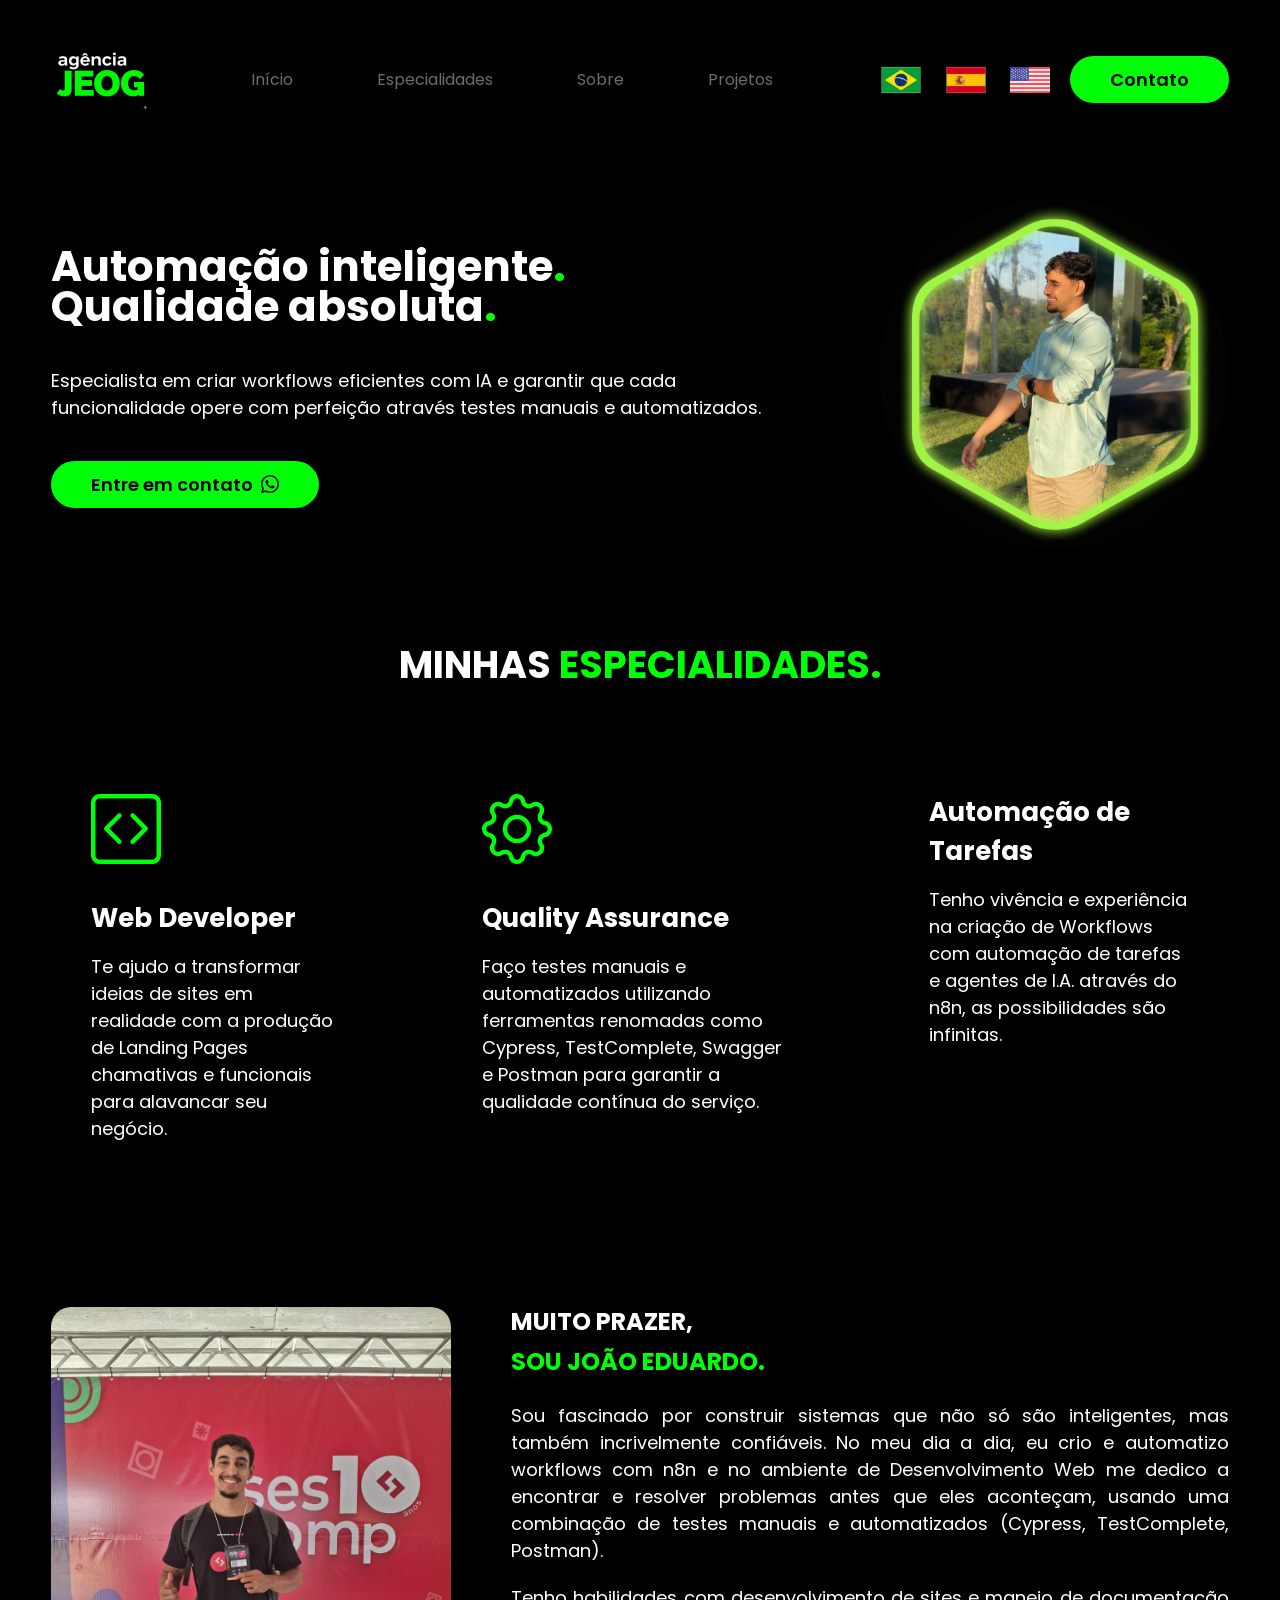
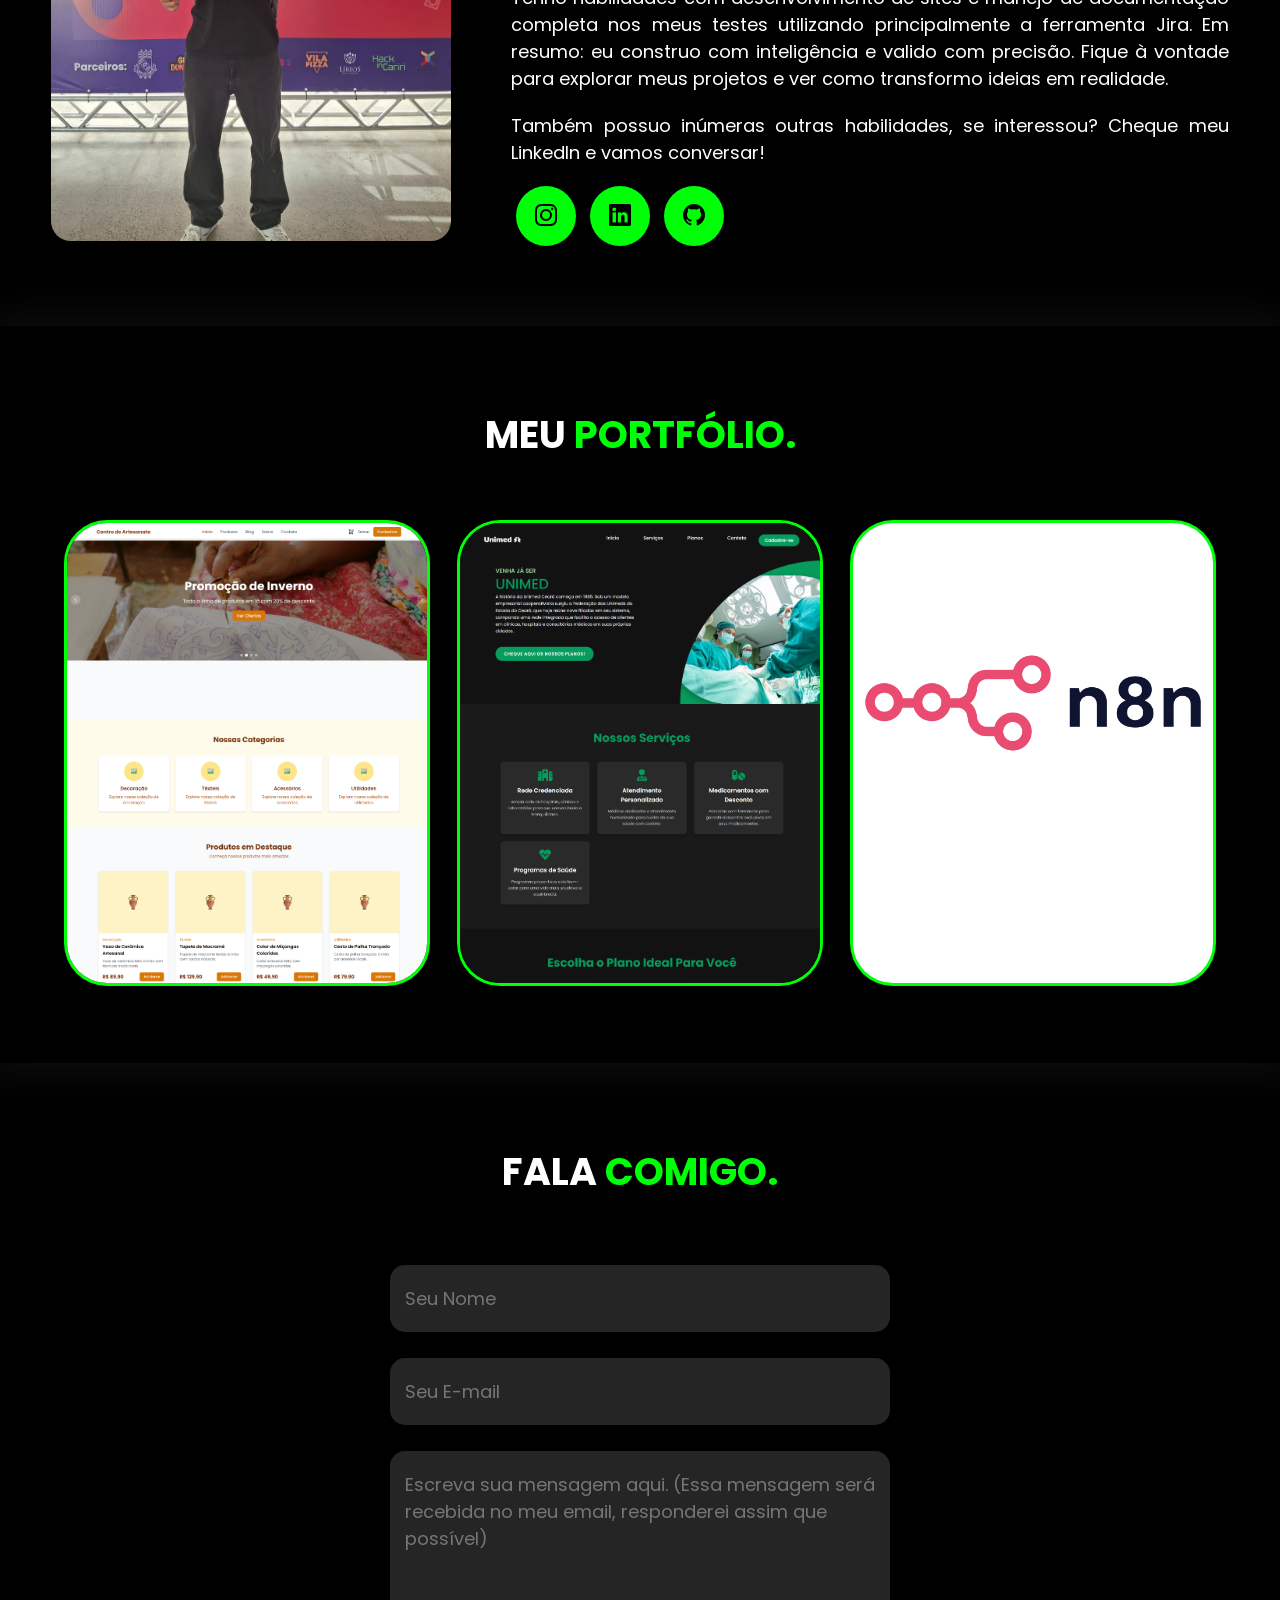
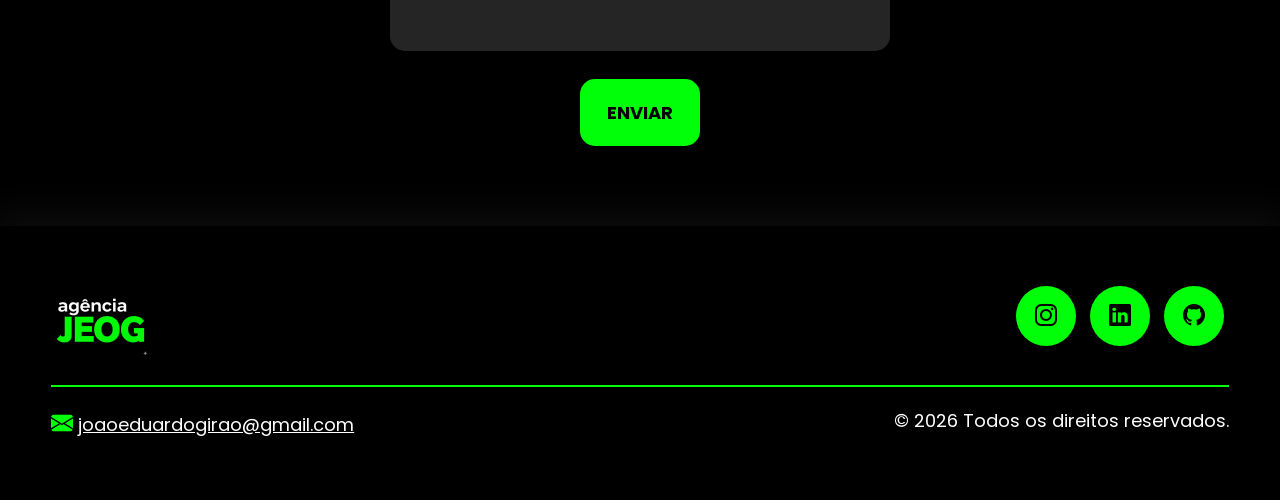
<file: index.html>
<!DOCTYPE html>
<html lang="pt-br">
<head>
    <meta charset="UTF-8">
    <meta name="viewport" content="width=device-width, initial-scale=1.0">
    <!--GOOGLE FONTS-->
    <link rel="preconnect" href="https://fonts.googleapis.com">
<link rel="preconnect" href="https://fonts.gstatic.com" crossorigin>
<link href="https://fonts.googleapis.com/css2?family=Poppins:ital,wght@0,100;0,200;0,300;0,400;0,500;0,600;0,700;0,800;0,900;1,100;1,200;1,300;1,400;1,500;1,600;1,700;1,800;1,900&display=swap" rel="stylesheet">
    <!--FIM GOOGLE FONTS-->
    <!--BOOTSTRAP ICONS-->
    <link rel="stylesheet" href="https://cdn.jsdelivr.net/npm/bootstrap-icons@1.13.1/font/bootstrap-icons.min.css">
    <!--FIM BOOTSTRAP ICONS-->
    <link rel="stylesheet" href="style.css">

    <script src="menu.js" defer></script>

    <title>Portfólio</title>
</head>

<link rel="icon" href="images/code-square.svg" type="image/svg+xml">

<body>

    <header>
        <div class="interface">
            <div class="logo">
                <a href="#">
                    <img src="images/logo_JEOG.png" alt="Logo Teste">
                </a>
            </div>
            <nav class="menu-desktop">
                <ul>
                    <li><a href="#inicio">Início</a></li>
                    <li><a href="#especialidades">Especialidades</a></li>
                    <li><a href="#sobre">Sobre</a></li>
                    <li><a href="#projetos">Projetos</a></li>
                </ul>
            </nav>

            <div class="btn-language">
                <div class="flex">
                <a href="index.html"><img src="/images/flag-brazil.png" alt=""></a>
                <a href="spanish.html"><img src="/images/flag-spain.png" alt=""></a>
                <a href="english.html"><img src="/images/flag-united-states.png" alt=""></a>
                </div><!--flex-->
            </div><!--btn-language-->

            <div class="btn-contato">
                <a href="https://wa.me/5588993519649?text=Olá,%20gostaria%20de%20saber%20mais%20sobre%20os%20seus%20serviços." target="_blank">
                    <button>Contato</button>
                </a>
            </div><!--btn-contato-->


            <div class="btn-abrir-menu" id="btn-menu">
                <i class="bi bi-list"></i>
            </div>
            
            <div class="menu-mobile" id="menu-mobile">
                <div class="btn-fechar">
                    <i class="bi bi-x-lg"></i>
                </div>

                 <nav class="">
                <ul>
                    <li><a href="#inicio">Início</a></li>
                    <li><a href="#especialidades">Especialidades</a></li>
                    <li><a href="#sobre">Sobre</a></li>
                    <li><a href="#projetos">Projetos</a></li>
                    <li><a href="https://wa.me/5588993519649?text=Olá,%20gostaria%20de%20saber%20mais%20sobre%20os%20seus%20serviços.">Contato</a></li>
                </ul>
            </nav>

                </div><!--menu-mobile-->
                <div class="overlay-menu" id="overlay-menu"></div>
        </div><!--interface-->
    </header>
    
    <main>
        <section id="inicio" class="topo-do-site"> 
            <div class="interface">
                <div class="flex">
                    <div class="txt-topo-site">
                        <h1>Automação inteligente<span>.</span> Qualidade absoluta<span>.</span></h1>
                        <p>Especialista em criar workflows eficientes com IA e garantir que cada funcionalidade opere com perfeição através testes manuais e automatizados.</p>

                        <div class="btn-contato">
                            <a href="https://wa.me/5588993519649?text=Olá,%20gostaria%20de%20saber%20mais%20sobre%20os%20seus%20serviços." target="_blank">
                                <button>Entre em contato <i class="bi bi-whatsapp"></i></button>

                            </a>
                        </div>
                    </div>

                    <div class="img-topo-site">
                        <img src="images/foto_editada.png" alt="">
                    </div><!--img-topo-site-->
                </div><!--flex-->
            </div><!--interface-->
        </section><!--topo-do-site-->

        <section id="especialidades" class="especialidades">
            <div class="interface">
                <h2 class="titulo">MINHAS <span>ESPECIALIDADES.</span></h2>
                <div class="flex">
                    <div class="especialidades-box">
                        <i class="bi bi-code-square"></i>
                        <h3>Web Developer</h3>
                        <p>Te ajudo a transformar ideias de sites em realidade com a produção de Landing Pages chamativas e funcionais para alavancar seu negócio.</p>
                    </div><!--especialidades-box-->
                    <div class="especialidades-box">
                        <i class="bi bi-gear"></i>
                        <h3>Quality Assurance</h3>
                        <p>Faço testes manuais e automatizados utilizando ferramentas renomadas como Cypress, TestComplete, Swagger e Postman para garantir a qualidade contínua do serviço.</p>
                    </div><!--especialidades-box-->
                    <div class="especialidades-box">
                        <i class="bi bi-openai"></i>
                        <h3>Automação de Tarefas</h3>
                        <p>Tenho vivência e experiência na criação de Workflows com automação de tarefas e agentes de I.A. através do n8n, as possibilidades são infinitas.</p>
                    </div><!--especialidades-box-->
                </div><!--flex-->
            </div><!--interface-->
        </section><!--especialidades-->

        <section id="sobre" class="sobre">
            <div class="interface">
                <div class="flex">
                    <div class="img-sobre">
                        <img src="images/minhafotosescomp.jpg" alt="">
                    </div><!--img-sobre-->

                    <div class="txt-sobre">
                        <h2>MUITO PRAZER, <span>SOU JOÃO EDUARDO.</span></h2>
                        <p>Sou fascinado por construir sistemas que não só são inteligentes, mas também incrivelmente confiáveis.

No meu dia a dia, eu crio e automatizo workflows com n8n e no ambiente de Desenvolvimento Web me dedico a encontrar e resolver problemas antes que eles aconteçam, usando uma combinação de testes manuais e automatizados (Cypress, TestComplete, Postman).</p>
                        <p> Tenho habilidades com desenvolvimento de sites e manejo de documentação completa nos meus testes utilizando principalmente a ferramenta Jira. Em resumo: eu construo com inteligência e valido com precisão. Fique à vontade para explorar meus projetos e ver como transformo ideias em realidade.</p>
                        <p>Também possuo inúmeras outras habilidades, se interessou? Cheque meu LinkedIn e vamos conversar!</p>
                        <div class="btn-social">
                            <a href="https://www.instagram.com/joaoedugirao16" target="_blank"><button><i class="bi bi-instagram"></i></button></a>
                                <a href="https://www.linkedin.com/in/joaoedugirao" target="_blank"><button><i class="bi bi-linkedin"></i></button></a>
                                <a href="https://github.com/joaoedu2005" target="_blank"><button><i class="bi bi-github"></i></button></a>
                        </div>
                    </div><!--txt-sobre-->
                </div>
            </div><!--interface-->
        </section><!--sobre>-->

        <section id="projetos" class="portfolio">
            <div class="interface">
                <h2 class="titulo">MEU <span>PORTFÓLIO.</span></h2>
                <div class="flex">
                    <div class="img-port" style="background-image: url(images/Site_Centro_Artesanato_Tela_Inteira1.png);">
                        <div class="overlay">Projeto 1</div>
                    </div>
                    <div class="img-port" style="background-image: url(images/Unimed_LandingPage_Tela_Inteira1.png);">
                        <div class="overlay">Projeto 2</div>
                    </div>
                    <div class="img-port-n8n">
                        <div class="overlay-n8n">Projeto 3</div>
                    </div>
                </div><!--flex-->
            </div><!--interface-->
        </section><!--portfolio-->

        <section class="formulario">
            <div class="interface">
                <h2 class="titulo">FALA <span>COMIGO.</span></h2>

                <form action="https://formspree.io/f/mvgwwzgy" method="POST">
                    <label>
                    Your name:
                    <input type="text" name="name" placeholder="Seu Nome" required>
                    </label><!--nome-->
                   <label>
                    Your email:
                    <input type="email" name="email" placeholder="Seu E-mail" required>
                   </label><!--email-->
                   <label>
                    Your message:
                    <textarea name="message" placeholder="Escreva sua mensagem aqui. (Essa mensagem será recebida no meu email, responderei assim que possível)" required></textarea>
                   </label><!--mensagem-->
                    <div class="btn-enviar"><input type="submit" value="ENVIAR"></div>
                </form>
            </div>
        </section><!--formulario-->
    </main>

    <footer>
        <div class="interface">
            <div class="line-footer">
                <div class="flex">
                    <div class="logo-footer">
                        <img src="images/logo_JEOG.png" alt="">
                    </div><!--logo-footer-->
                    <div class="btn-social">
                                <a href="https://www.instagram.com/joaoedugirao16" target="_blank"><button><i class="bi bi-instagram"></i></button></a>
                                <a href="https://www.linkedin.com/in/joaoedugirao" target="_blank"><button><i class="bi bi-linkedin"></i></button></a>
                                <a href="https://github.com/joaoedu2005" target="_blank"><button><i class="bi bi-github"></i></button></a>
                            </div><!--btn-social-->
                        </div><!--flex-->
            </div><!--line-footer-->
                
            <div class="line-footer borda">
                <div class="flex">
                <p><i class="bi bi-envelope-fill"></i> <a href="mailto:joaoeduardogirao@gmail.com">joaoeduardogirao@gmail.com</a></p>
                <p>&copy; <span id="current-year"></span> Todos os direitos reservados.</p>
                </div><!--flex-->
            </div><!--line-footer-->
        </div><!--interface-->
    </footer>

    <script>

    document.getElementById('current-year').textContent = new Date().getFullYear();

    </script>
</body>
</html>
</file>
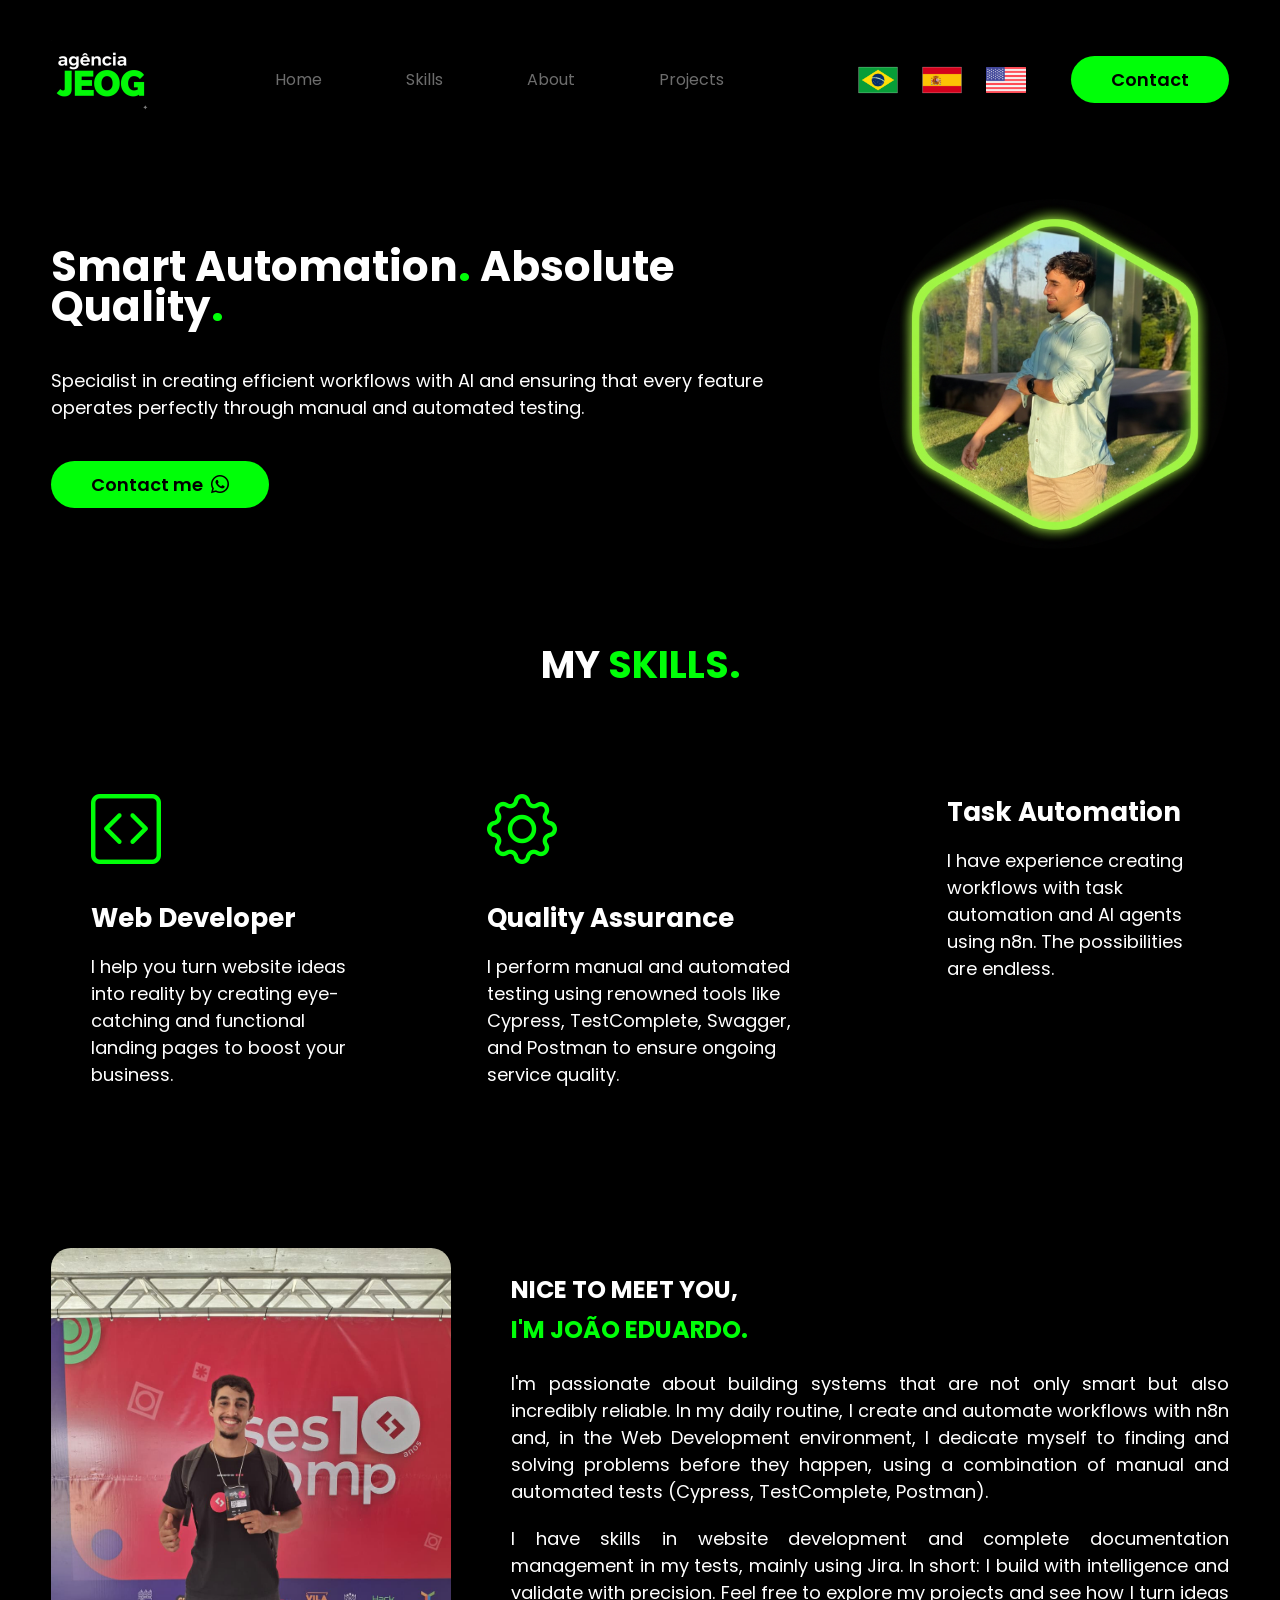
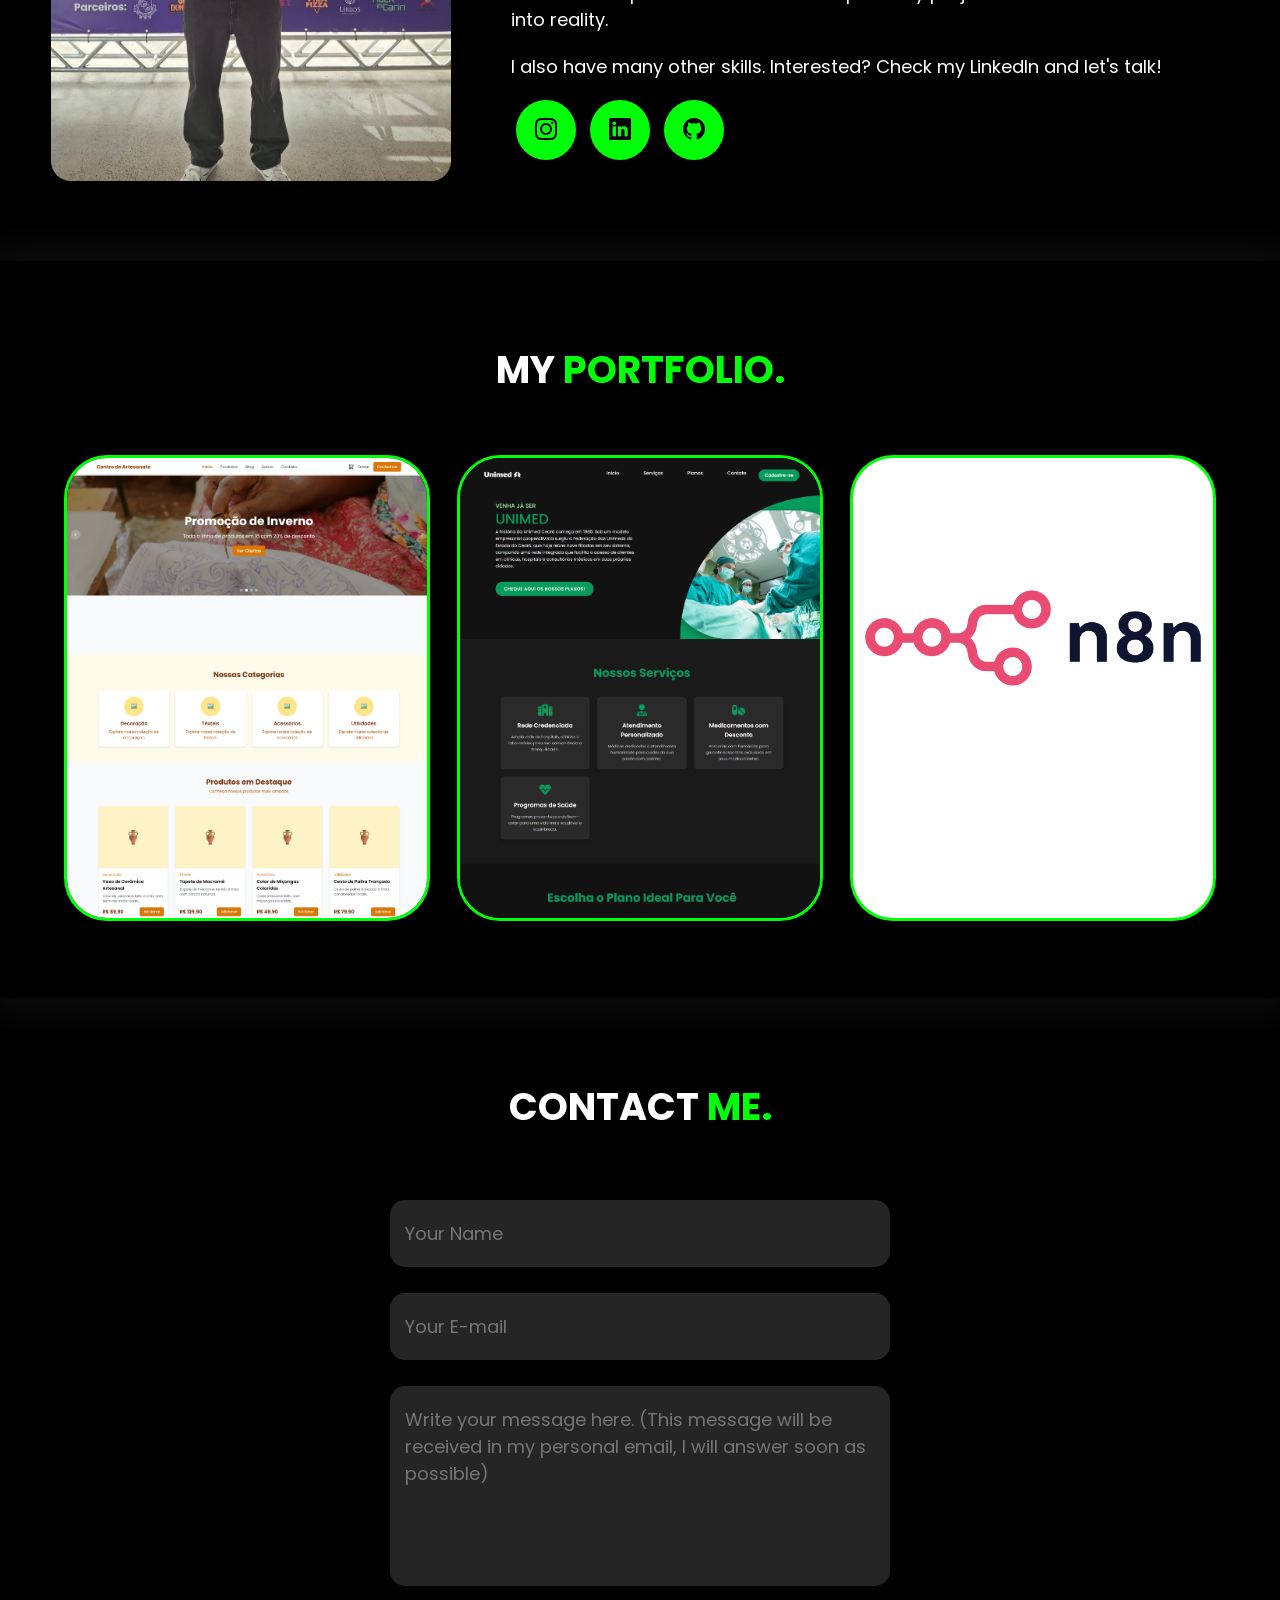
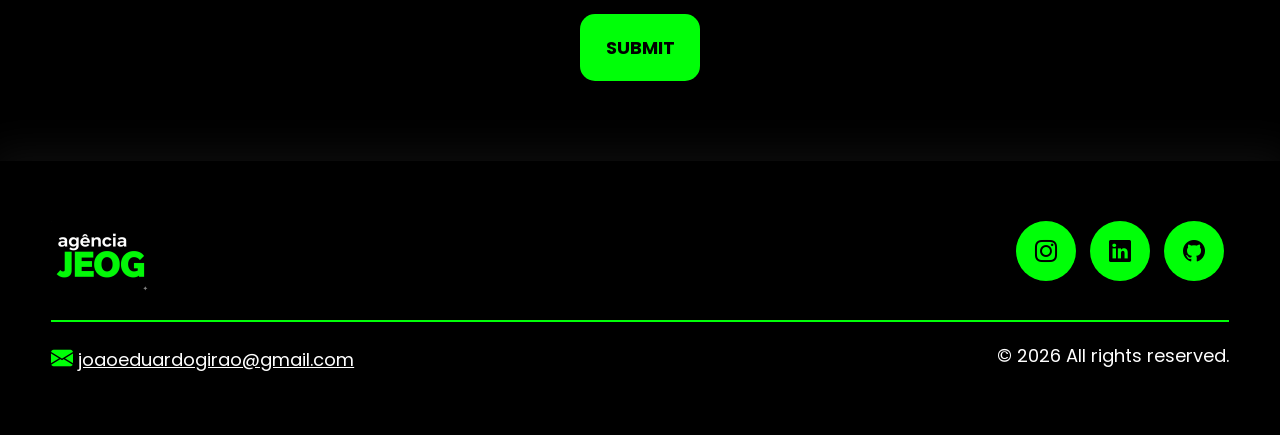
<file: english.html>
<!DOCTYPE html>
<html lang="en">
<head>
    <meta charset="UTF-8">
    <meta name="viewport" content="width=device-width, initial-scale=1.0">
    <!--GOOGLE FONTS-->
    <link rel="preconnect" href="https://fonts.googleapis.com">
<link rel="preconnect" href="https://fonts.gstatic.com" crossorigin>
<link href="https://fonts.googleapis.com/css2?family=Poppins:ital,wght@0,100;0,200;0,300;0,400;0,500;0,600;0,700;0,800;0,900;1,100;1,200;1,300;1,400;1,500;1,600;1,700;1,800;1,900&display=swap" rel="stylesheet">
    <!--FIM GOOGLE FONTS-->
    <!--BOOTSTRAP ICONS-->
    <link rel="stylesheet" href="https://cdn.jsdelivr.net/npm/bootstrap-icons@1.13.1/font/bootstrap-icons.min.css">
    <!--FIM BOOTSTRAP ICONS-->
    <link rel="stylesheet" href="style.css">

    <script src="menu.js" defer></script>

    <title>Portfolio</title>
</head>

<link rel="icon" href="images/code-square.svg" type="image/svg+xml">

<body>

    <header>
        <div class="interface">
            <div class="logo">
                <a href="#">
                    <img src="images/logo_JEOG.png" alt="Logo Teste">
                </a>
            </div>
            <nav class="menu-desktop">
                <ul>
                    <li><a href="#inicio">Home</a></li>
                    <li><a href="#especialidades">Skills</a></li>
                    <li><a href="#sobre">About</a></li>
                    <li><a href="#projetos">Projects</a></li>
                </ul>
            </nav>

            <div class="btn-language">
                <div class="flex">
                <a href="index.html"><img src="/images/flag-brazil.png" alt=""></a>
                <a href="spanish.html"><img src="/images/flag-spain.png" alt=""></a>
                <a href="english.html"><img src="/images/flag-united-states.png" alt=""></a>
                </div><!--flex-->
            </div><!--btn-language-->

            <div class="btn-contato">
                <a href="https://wa.me/5588993519649?text=Olá,%20gostaria%20de%20saber%20mais%20sobre%20os%20seus%20serviços." target="_blank">
                    <button>Contact</button>
                </a>
            </div><!--btn-contato-->


            <div class="btn-abrir-menu" id="btn-menu">
                <i class="bi bi-list"></i>
            </div>
            
            <div class="menu-mobile" id="menu-mobile">
                <div class="btn-fechar">
                    <i class="bi bi-x-lg"></i>
                </div>

                 <nav class="">
                <ul>
                    <li><a href="#inicio">Home</a></li>
                    <li><a href="#especialidades">Skills</a></li>
                    <li><a href="#sobre">About</a></li>
                    <li><a href="#projetos">Projects</a></li>
                    <li><a href="https://wa.me/5588993519649?text=Hello,%20I%20would%20like%20to%20know%20more%20about%20your%20services.">Contact</a></li>
                </ul>
            </nav>

                </div><!--menu-mobile-->
                <div class="overlay-menu" id="overlay-menu"></div>
        </div><!--interface-->
    </header>
    
    <main>
        <section id="inicio" class="topo-do-site"> 
            <div class="interface">
                <div class="flex">
                    <div class="txt-topo-site">
                            <h1>Smart Automation<span>.</span> Absolute Quality<span>.</span></h1>
                            <p>Specialist in creating efficient workflows with AI and ensuring that every feature operates perfectly through manual and automated testing.</p>

                        <div class="btn-contato">
                            <a href="https://wa.me/5588993519649?text=Olá,%20gostaria%20de%20saber%20mais%20sobre%20os%20seus%20serviços." target="_blank">
                                    <button>Contact me <i class="bi bi-whatsapp"></i></button>

                            </a>
                        </div>
                    </div>

                    <div class="img-topo-site">
                        <img src="images/foto_editada.png" alt="">
                    </div><!--img-topo-site-->
                </div><!--flex-->
            </div><!--interface-->
        </section><!--topo-do-site-->

        <section id="especialidades" class="especialidades">
            <div class="interface">
                    <h2 class="titulo">MY <span>SKILLS.</span></h2>
                <div class="flex">
                    <div class="especialidades-box">
                            <i class="bi bi-code-square"></i>
                            <h3>Web Developer</h3>
                            <p>I help you turn website ideas into reality by creating eye-catching and functional landing pages to boost your business.</p>
                    </div><!--especialidades-box-->
                    <div class="especialidades-box">
                            <i class="bi bi-gear"></i>
                            <h3>Quality Assurance</h3>
                            <p>I perform manual and automated testing using renowned tools like Cypress, TestComplete, Swagger, and Postman to ensure ongoing service quality.</p>
                    </div><!--especialidades-box-->
                    <div class="especialidades-box">
                            <i class="bi bi-openai"></i>
                            <h3>Task Automation</h3>
                            <p>I have experience creating workflows with task automation and AI agents using n8n. The possibilities are endless.</p>
                    </div><!--especialidades-box-->
                </div><!--flex-->
            </div><!--interface-->
        </section><!--especialidades-->

        <section id="sobre" class="sobre">
            <div class="interface">
                <div class="flex">
                    <div class="img-sobre">
                        <img src="images/minhafotosescomp.jpg" alt="">
                    </div><!--img-sobre-->

                    <div class="txt-sobre">
                            <h2>NICE TO MEET YOU, <span>I'M JOÃO EDUARDO.</span></h2>
                            <p>I'm passionate about building systems that are not only smart but also incredibly reliable.

In my daily routine, I create and automate workflows with n8n and, in the Web Development environment, I dedicate myself to finding and solving problems before they happen, using a combination of manual and automated tests (Cypress, TestComplete, Postman).</p>
                            <p>I have skills in website development and complete documentation management in my tests, mainly using Jira. In short: I build with intelligence and validate with precision. Feel free to explore my projects and see how I turn ideas into reality.</p>
                            <p>I also have many other skills. Interested? Check my LinkedIn and let's talk!</p>
                        <div class="btn-social">
                            <a href="https://www.instagram.com/joaoedugirao16" target="_blank"><button><i class="bi bi-instagram"></i></button></a>
                                <a href="https://www.linkedin.com/in/joaoedugirao" target="_blank"><button><i class="bi bi-linkedin"></i></button></a>
                                <a href="https://github.com/joaoedu2005" target="_blank"><button><i class="bi bi-github"></i></button></a>
                        </div>
                    </div><!--txt-sobre-->
                </div>
            </div><!--interface-->
        </section><!--sobre>-->

        <section id="projetos" class="portfolio">
            <div class="interface">
                    <h2 class="titulo">MY <span>PORTFOLIO.</span></h2>
                <div class="flex">
                    <div class="img-port" style="background-image: url(images/Site_Centro_Artesanato_Tela_Inteira1.png);">
                        <div class="overlay">Projeto 1</div>
                    </div>
                    <div class="img-port" style="background-image: url(images/Unimed_LandingPage_Tela_Inteira1.png);">
                        <div class="overlay">Projeto 2</div>
                    </div>
                    <div class="img-port-n8n">
                        <div class="overlay-n8n">Projeto 3</div>
                    </div>
                </div><!--flex-->
            </div><!--interface-->
        </section><!--portfolio-->

        <section class="formulario">
            <div class="interface">
                <h2 class="titulo">CONTACT <span>ME.</span></h2>

                <form action="https://formspree.io/f/mvgwwzgy" method="POST">
                    <label>
                    Your name:
                    <input type="text" name="name" placeholder="Your Name" required>
                    </label><!--nome-->
                   <label>
                    Your email:
                    <input type="email" name="email" placeholder="Your E-mail" required>
                   </label><!--email-->
                   <label>
                    Your message:
                    <textarea name="message" placeholder="Write your message here. (This message will be received in my personal email, I will answer soon as possible)" required></textarea>
                   </label><!--mensagem-->
                    <div class="btn-enviar"><input type="submit" value="SUBMIT"></div>
                </form>
            </div>
        </section><!--formulario-->
    </main>

    <footer>
        <div class="interface">
            <div class="line-footer">
                <div class="flex">
                    <div class="logo-footer">
                        <img src="images/logo_JEOG.png" alt="">
                    </div><!--logo-footer-->
                    <div class="btn-social">
                                <a href="https://www.instagram.com/joaoedugirao16" target="_blank"><button><i class="bi bi-instagram"></i></button></a>
                                <a href="https://www.linkedin.com/in/joaoedugirao" target="_blank"><button><i class="bi bi-linkedin"></i></button></a>
                                <a href="https://github.com/joaoedu2005" target="_blank"><button><i class="bi bi-github"></i></button></a>
                            </div><!--btn-social-->
                        </div><!--flex-->
            </div><!--line-footer-->
                
            <div class="line-footer borda">
                <div class="flex">
                <p><i class="bi bi-envelope-fill"></i> <a href="mailto:joaoeduardogirao@gmail.com">joaoeduardogirao@gmail.com</a></p>
                    <p>&copy; <span id="current-year"></span> All rights reserved.</p>
                </div><!--flex-->
            </div><!--line-footer-->
        </div><!--interface-->
    </footer>

    <script>

    document.getElementById('current-year').textContent = new Date().getFullYear();

    </script>
</body>
</html>
</file>
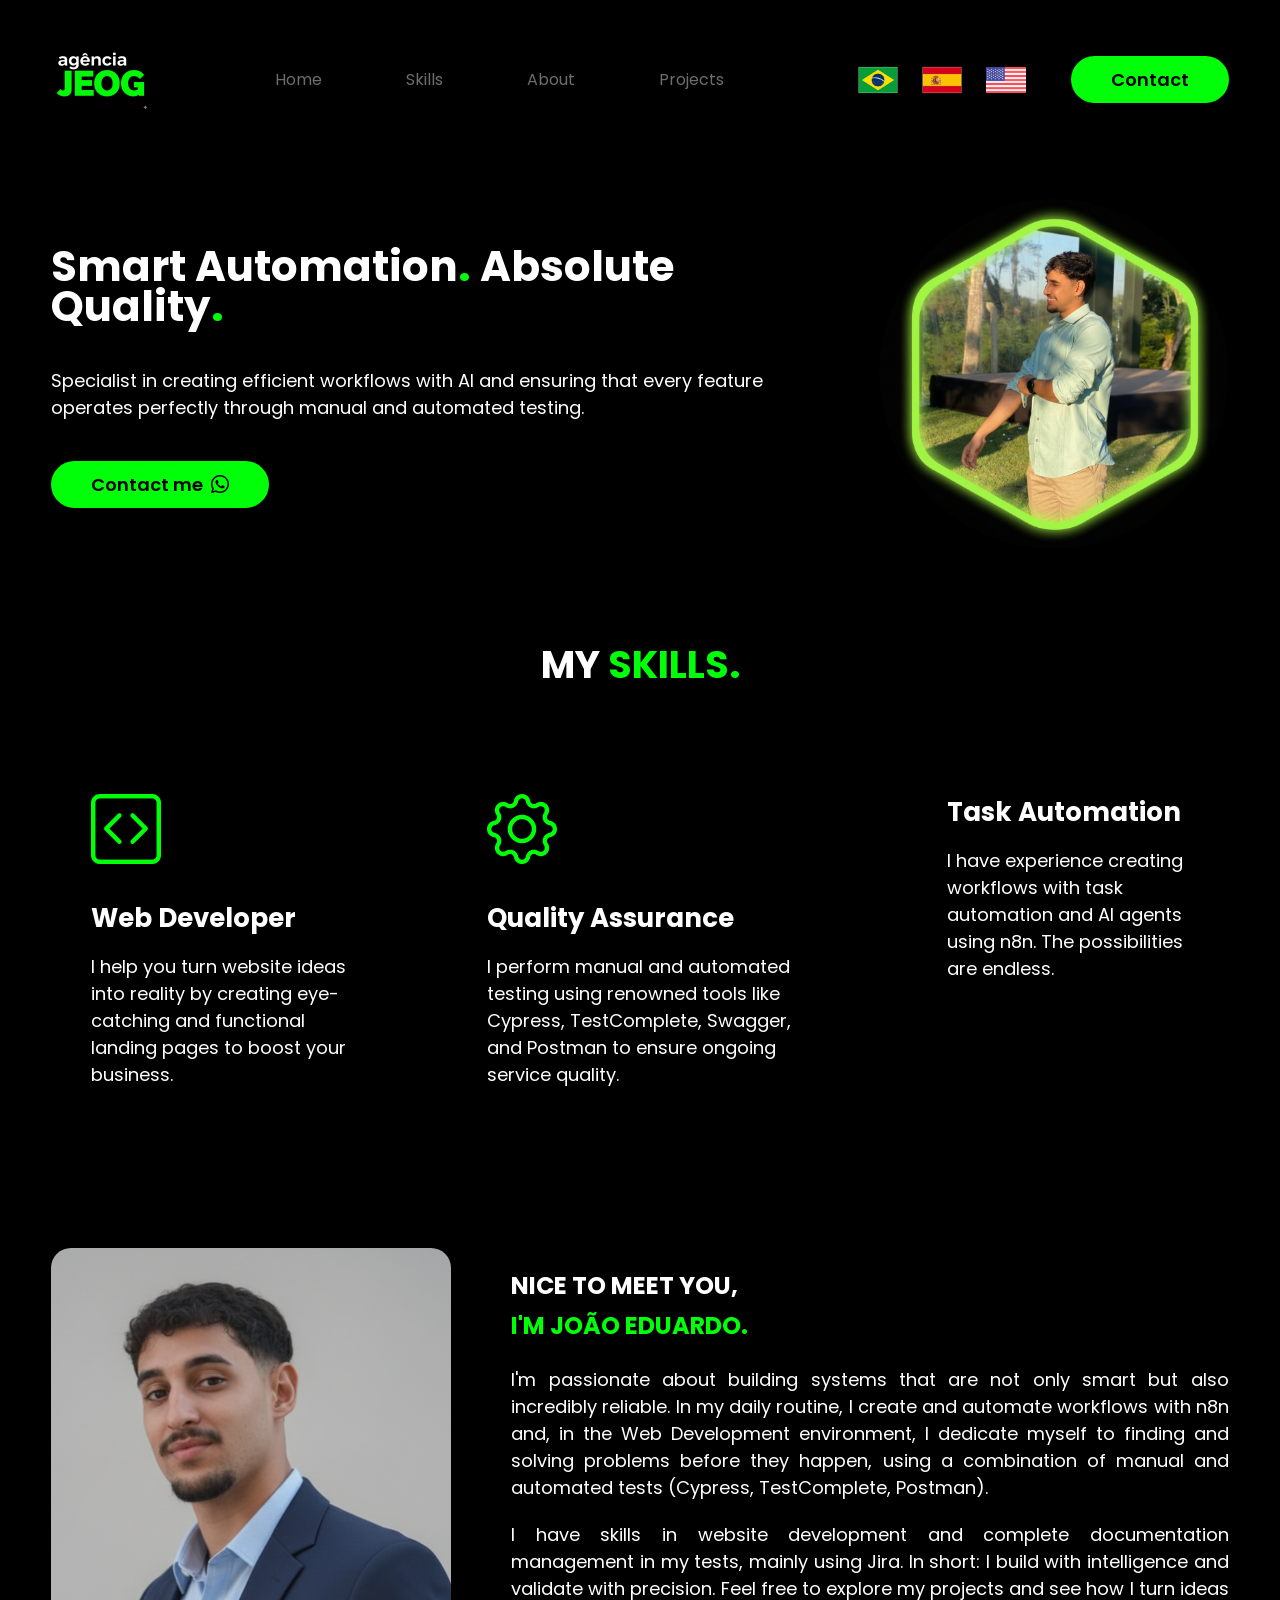
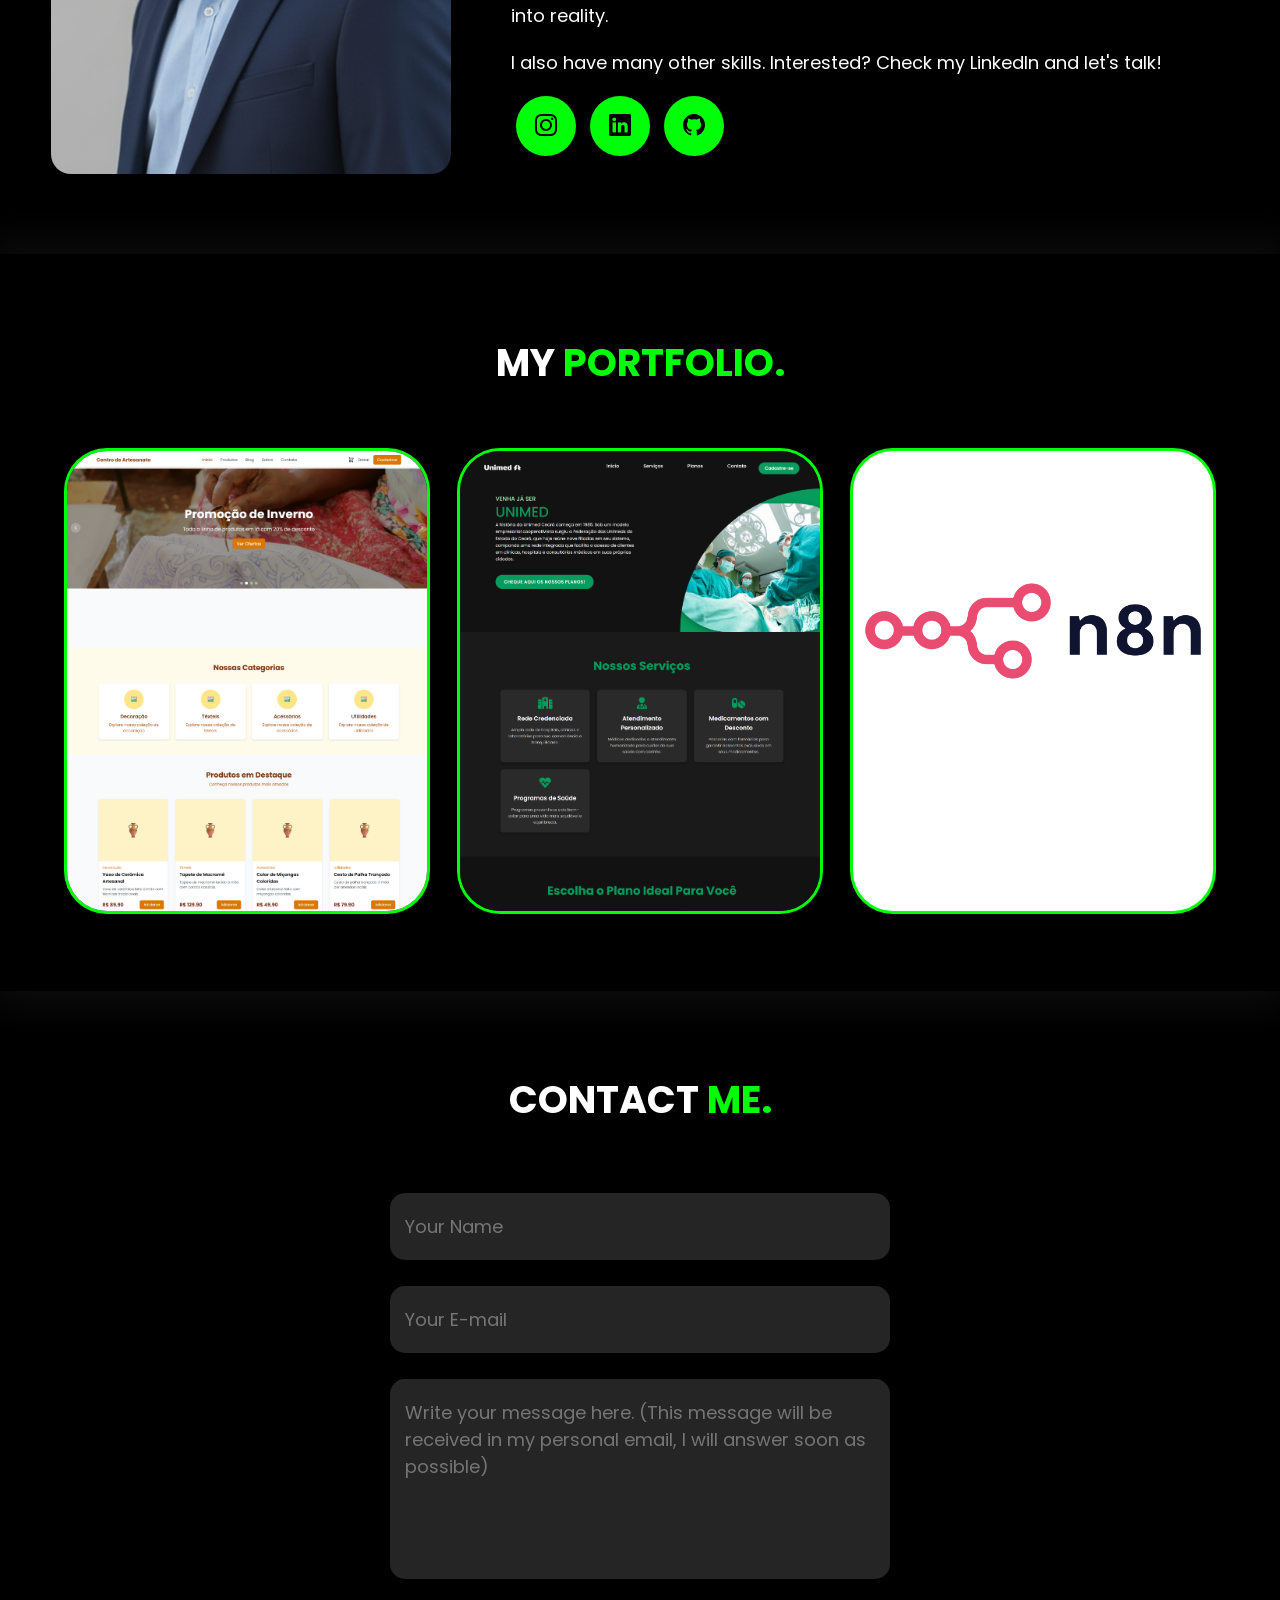
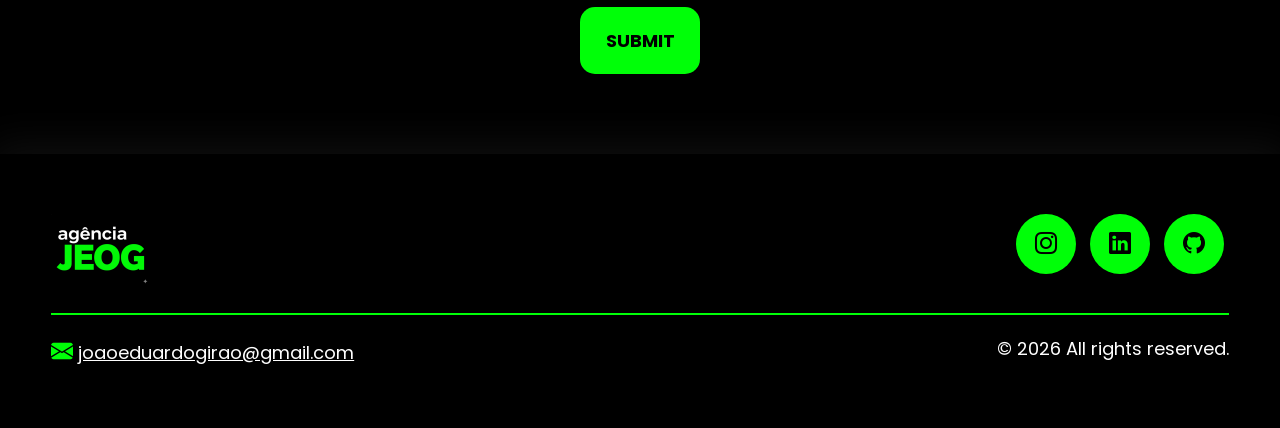
<file: index-english.html>
<!DOCTYPE html>
<html lang="en">
<head>
    <meta charset="UTF-8">
    <meta name="viewport" content="width=device-width, initial-scale=1.0">
    <!--GOOGLE FONTS-->
    <link rel="preconnect" href="https://fonts.googleapis.com">
<link rel="preconnect" href="https://fonts.gstatic.com" crossorigin>
<link href="https://fonts.googleapis.com/css2?family=Poppins:ital,wght@0,100;0,200;0,300;0,400;0,500;0,600;0,700;0,800;0,900;1,100;1,200;1,300;1,400;1,500;1,600;1,700;1,800;1,900&display=swap" rel="stylesheet">
    <!--FIM GOOGLE FONTS-->
    <!--BOOTSTRAP ICONS-->
    <link rel="stylesheet" href="https://cdn.jsdelivr.net/npm/bootstrap-icons@1.13.1/font/bootstrap-icons.min.css">
    <!--FIM BOOTSTRAP ICONS-->
    <link rel="stylesheet" href="style.css">

    <script src="menu.js" defer></script>

    <title>Portfolio</title>
</head>

<link rel="icon" href="images/code-square.svg" type="image/svg+xml">

<body>

    <header>
        <div class="interface">
            <div class="logo">
                <a href="#">
                    <img src="images/logo_JEOG.png" alt="Logo Teste">
                </a>
            </div>
            <nav class="menu-desktop">
                <ul>
                    <li><a href="#inicio">Home</a></li>
                    <li><a href="#especialidades">Skills</a></li>
                    <li><a href="#sobre">About</a></li>
                    <li><a href="#projetos">Projects</a></li>
                </ul>
            </nav>

            <div class="btn-language">
                <div class="flex">
                <a href="index.html"><img src="/images/flag-brazil.png" alt=""></a>
                <a href="index-spanish.html"><img src="/images/flag-spain.png" alt=""></a>
                <a href="index-english.html"><img src="/images/flag-united-states.png" alt=""></a>
                </div><!--flex-->
            </div><!--btn-language-->

            <div class="btn-contato">
                <a href="https://wa.me/5588993519649?text=Olá,%20gostaria%20de%20saber%20mais%20sobre%20os%20seus%20serviços." target="_blank">
                    <button>Contact</button>
                </a>
            </div><!--btn-contato-->


            <div class="btn-abrir-menu" id="btn-menu">
                <i class="bi bi-list"></i>
            </div>
            
            <div class="menu-mobile" id="menu-mobile">
                <div class="btn-fechar">
                    <i class="bi bi-x-lg"></i>
                </div>

                 <nav class="">
                <ul>
                    <li><a href="#inicio">Home</a></li>
                    <li><a href="#especialidades">Skills</a></li>
                    <li><a href="#sobre">About</a></li>
                    <li><a href="#projetos">Projects</a></li>
                    <li><a href="https://wa.me/5588993519649?text=Hello,%20I%20would%20like%20to%20know%20more%20about%20your%20services.">Contact</a></li>
                </ul>
            </nav>

                </div><!--menu-mobile-->
                <div class="overlay-menu" id="overlay-menu"></div>
        </div><!--interface-->
    </header>
    
    <main>
        <section id="inicio" class="topo-do-site"> 
            <div class="interface">
                <div class="flex">
                    <div class="txt-topo-site">
                            <h1>Smart Automation<span>.</span> Absolute Quality<span>.</span></h1>
                            <p>Specialist in creating efficient workflows with AI and ensuring that every feature operates perfectly through manual and automated testing.</p>

                        <div class="btn-contato">
                            <a href="https://wa.me/5588993519649?text=Olá,%20gostaria%20de%20saber%20mais%20sobre%20os%20seus%20serviços." target="_blank">
                                    <button>Contact me <i class="bi bi-whatsapp"></i></button>

                            </a>
                        </div>
                    </div>

                    <div class="img-topo-site">
                        <img src="images/foto_editada.png" alt="">
                    </div><!--img-topo-site-->
                </div><!--flex-->
            </div><!--interface-->
        </section><!--topo-do-site-->

        <section id="especialidades" class="especialidades">
            <div class="interface">
                    <h2 class="titulo">MY <span>SKILLS.</span></h2>
                <div class="flex">
                    <div class="especialidades-box">
                            <i class="bi bi-code-square"></i>
                            <h3>Web Developer</h3>
                            <p>I help you turn website ideas into reality by creating eye-catching and functional landing pages to boost your business.</p>
                    </div><!--especialidades-box-->
                    <div class="especialidades-box">
                            <i class="bi bi-gear"></i>
                            <h3>Quality Assurance</h3>
                            <p>I perform manual and automated testing using renowned tools like Cypress, TestComplete, Swagger, and Postman to ensure ongoing service quality.</p>
                    </div><!--especialidades-box-->
                    <div class="especialidades-box">
                            <i class="bi bi-openai"></i>
                            <h3>Task Automation</h3>
                            <p>I have experience creating workflows with task automation and AI agents using n8n. The possibilities are endless.</p>
                    </div><!--especialidades-box-->
                </div><!--flex-->
            </div><!--interface-->
        </section><!--especialidades-->

        <section id="sobre" class="sobre">
            <div class="interface">
                <div class="flex">
                    <div class="img-sobre">
                        <img src="images/foto_profissional_IA_2.PNG" alt="">
                    </div><!--img-sobre-->

                    <div class="txt-sobre">
                            <h2>NICE TO MEET YOU, <span>I'M JOÃO EDUARDO.</span></h2>
                            <p>I'm passionate about building systems that are not only smart but also incredibly reliable.

In my daily routine, I create and automate workflows with n8n and, in the Web Development environment, I dedicate myself to finding and solving problems before they happen, using a combination of manual and automated tests (Cypress, TestComplete, Postman).</p>
                            <p>I have skills in website development and complete documentation management in my tests, mainly using Jira. In short: I build with intelligence and validate with precision. Feel free to explore my projects and see how I turn ideas into reality.</p>
                            <p>I also have many other skills. Interested? Check my LinkedIn and let's talk!</p>
                        <div class="btn-social">
                            <a href="https://www.instagram.com/joaoedugirao16" target="_blank"><button><i class="bi bi-instagram"></i></button></a>
                                <a href="https://www.linkedin.com/in/joaoedugirao" target="_blank"><button><i class="bi bi-linkedin"></i></button></a>
                                <a href="https://github.com/joaoedu2005" target="_blank"><button><i class="bi bi-github"></i></button></a>
                        </div>
                    </div><!--txt-sobre-->
                </div>
            </div><!--interface-->
        </section><!--sobre>-->

        <section id="projetos" class="portfolio">
            <div class="interface">
                    <h2 class="titulo">MY <span>PORTFOLIO.</span></h2>
                <div class="flex">
                    <div class="img-port" style="background-image: url(images/Site_Centro_Artesanato_Tela_Inteira1.png);">
                        <div class="overlay">Projeto 1</div>
                    </div>
                    <div class="img-port" style="background-image: url(images/Unimed_LandingPage_Tela_Inteira1.png);">
                        <div class="overlay">Projeto 2</div>
                    </div>
                    <div class="img-port-n8n">
                        <div class="overlay-n8n">Projeto 3</div>
                    </div>
                </div><!--flex-->
            </div><!--interface-->
        </section><!--portfolio-->

        <section class="formulario">
            <div class="interface">
                <h2 class="titulo">CONTACT <span>ME.</span></h2>

                <form action="https://formspree.io/f/mvgwwzgy" method="POST">
                    <label>
                    Your name:
                    <input type="text" name="name" placeholder="Your Name" required>
                    </label><!--nome-->
                   <label>
                    Your email:
                    <input type="email" name="email" placeholder="Your E-mail" required>
                   </label><!--email-->
                   <label>
                    Your message:
                    <textarea name="message" placeholder="Write your message here. (This message will be received in my personal email, I will answer soon as possible)" required></textarea>
                   </label><!--mensagem-->
                    <div class="btn-enviar"><input type="submit" value="SUBMIT"></div>
                </form>
            </div>
        </section><!--formulario-->
    </main>

    <footer>
        <div class="interface">
            <div class="line-footer">
                <div class="flex">
                    <div class="logo-footer">
                        <img src="images/logo_JEOG.png" alt="">
                    </div><!--logo-footer-->
                    <div class="btn-social">
                                <a href="https://www.instagram.com/joaoedugirao16" target="_blank"><button><i class="bi bi-instagram"></i></button></a>
                                <a href="https://www.linkedin.com/in/joaoedugirao" target="_blank"><button><i class="bi bi-linkedin"></i></button></a>
                                <a href="https://github.com/joaoedu2005" target="_blank"><button><i class="bi bi-github"></i></button></a>
                            </div><!--btn-social-->
                        </div><!--flex-->
            </div><!--line-footer-->
                
            <div class="line-footer borda">
                <div class="flex">
                <p><i class="bi bi-envelope-fill"></i> <a href="mailto:joaoeduardogirao@gmail.com">joaoeduardogirao@gmail.com</a></p>
                    <p>&copy; <span id="current-year"></span> All rights reserved.</p>
                </div><!--flex-->
            </div><!--line-footer-->
        </div><!--interface-->
    </footer>

    <script>

    document.getElementById('current-year').textContent = new Date().getFullYear();

    </script>
</body>
</html>
</file>
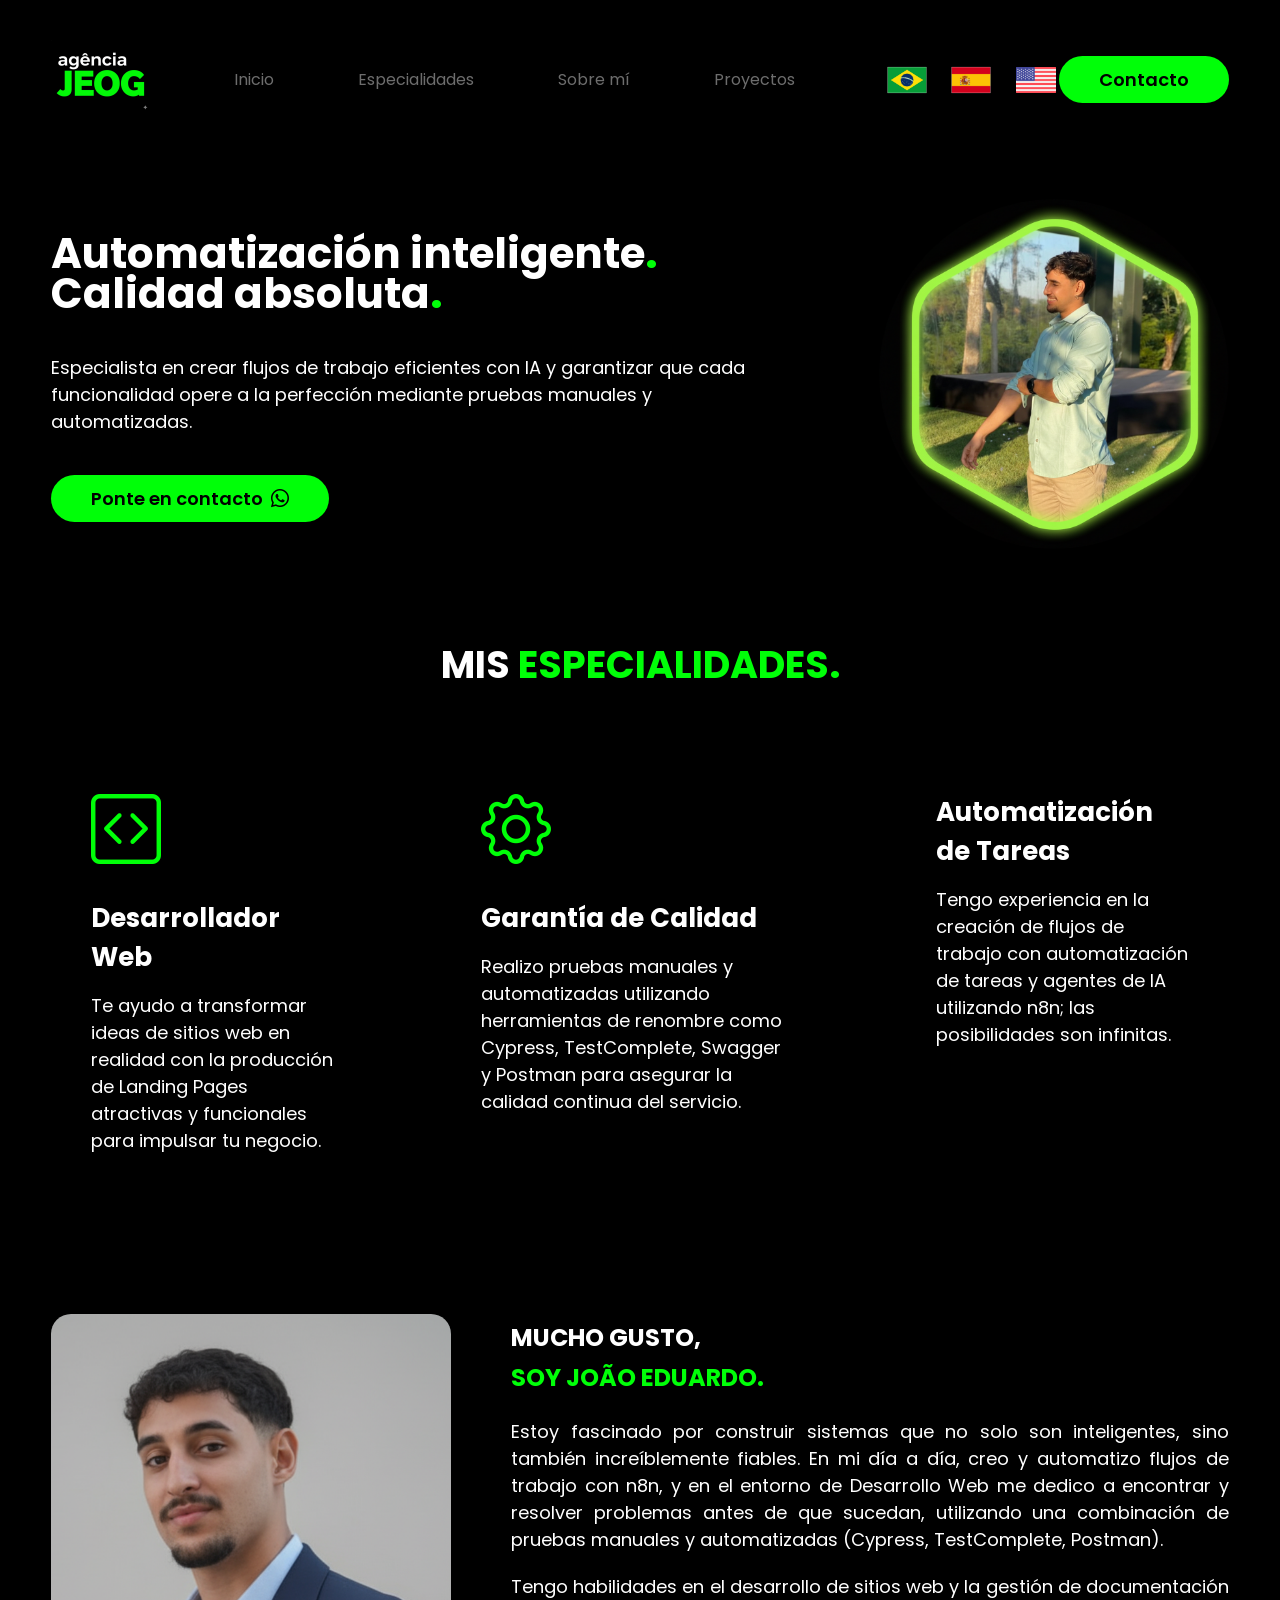
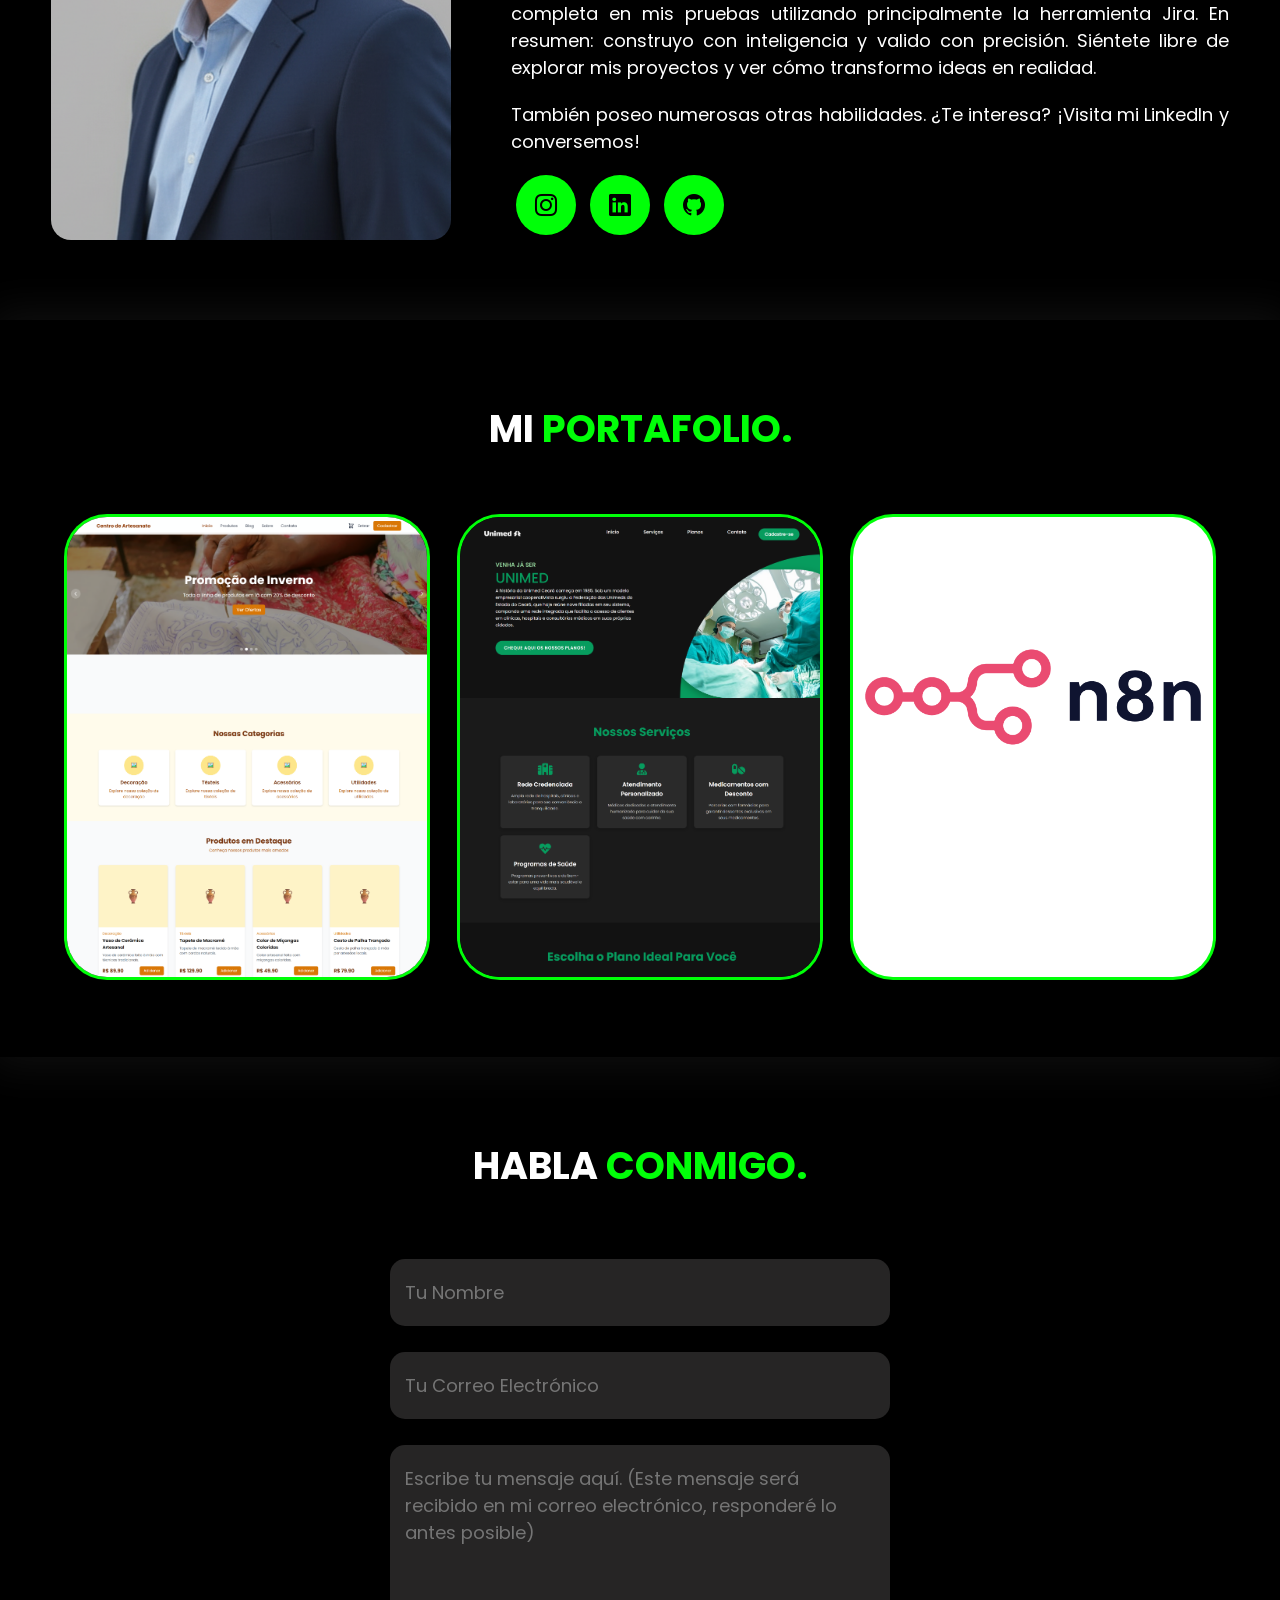
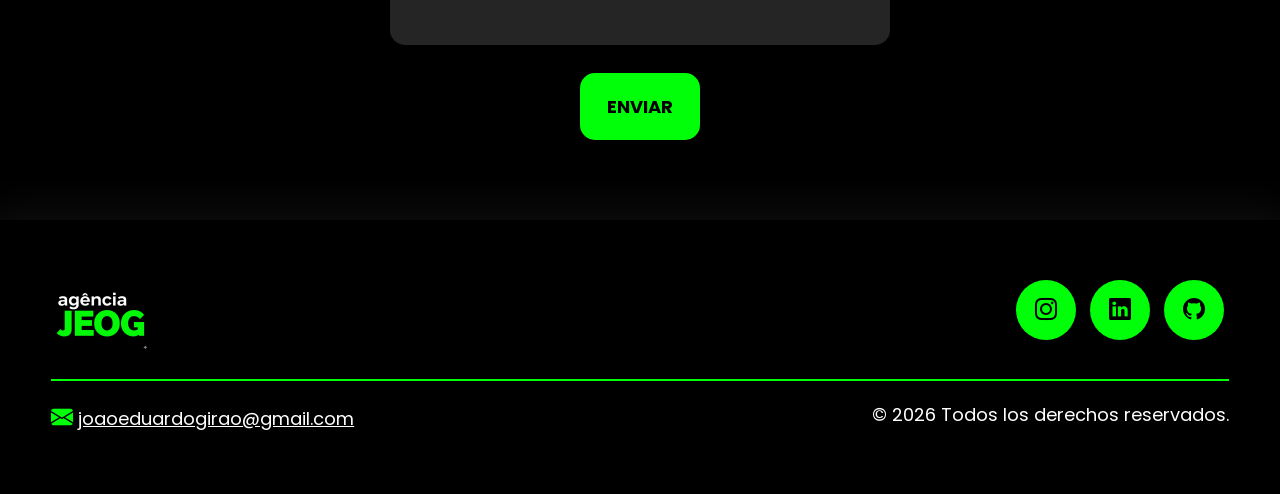
<file: index-spanish.html>
<!DOCTYPE html>
<html lang="es">

<head>
    <meta charset="UTF-8">
    <meta name="viewport" content="width=device-width, initial-scale=1.0">
    <link rel="preconnect" href="https://fonts.googleapis.com">
    <link rel="preconnect" href="https://fonts.gstatic.com" crossorigin>
    <link
        href="https://fonts.googleapis.com/css2?family=Poppins:ital,wght@0,100;0,200;0,300;0,400;0,500;0,600;0,700;0,800;0,900;1,100;1,200;1,300;1,400;1,500;1,600;1,700;1,800;1,900&display=swap"
        rel="stylesheet">
    <link rel="stylesheet" href="https://cdn.jsdelivr.net/npm/bootstrap-icons@1.13.1/font/bootstrap-icons.min.css">
    <link rel="stylesheet" href="style.css">

    <script src="menu.js" defer></script>

    <title>Portafolio</title>
</head>

<link rel="icon" href="images/code-square.svg" type="image/svg+xml">

<body>

    <header>
        <div class="interface">
            <div class="logo">
                <a href="#">
                    <img src="images/logo_JEOG.png" alt="Logo Teste">
                </a>
            </div><!--logo-->
            <nav class="menu-desktop">
                <ul>
                    <li><a href="#inicio">Inicio</a></li>
                    <li><a href="#especialidades">Especialidades</a></li>
                    <li><a href="#sobre">Sobre mí</a></li>
                    <li><a href="#projetos">Proyectos</a></li>
                </ul>
            </nav><!--menu-desktop-->

            <div class="btn-language">
                <div class="flex">
                    <a href="index.html"><img src="/images/flag-brazil.png" alt="Bandera de Brasil"></a>
                    <a href="index-spanish.html"><img src="/images/flag-spain.png" alt="Bandera de España"></a>
                    <a href="index-english.html"><img src="/images/flag-united-states.png"
                            alt="Bandera de Estados Unidos"></a>
                </div><!--flex-->
            </div><!--btn-language-->
            <div class="btn-contato">
                <a href="https://wa.me/5588993519649?text=Hola,%20me%20gustaría%20saber%20más%20sobre%20tus%20servicios."
                    target="_blank">
                    <button>Contacto</button>
                </a>
            </div><!--btn-contato-->
            <div class="btn-abrir-menu" id="btn-menu">
                <i class="bi bi-list"></i>
            </div><!--btn-abrir-menu-->

            <div class="menu-mobile" id="menu-mobile">
                <div class="btn-fechar">
                    <i class="bi bi-x-lg"></i>
                </div><!--menu-mobile-->

                <nav class="">
                    <ul>
                        <li><a href="#inicio">Inicio</a></li>
                        <li><a href="#especialidades">Especialidades</a></li>
                        <li><a href="#sobre">Sobre mí</a></li>
                        <li><a href="#projetos">Proyectos</a></li>
                        <li><a href="https://wa.me/5588993519649?text=Hola,%20me%20gustaría%20saber%20más%20sobre%20tus%20servicios.">Contacto</a>
                        </li>
                    </ul>
                </nav><!--navbar-->

            </div>
            <div class="overlay-menu" id="overlay-menu"></div>
        </div>
    </header>

    <main>
        <section id="inicio" class="topo-do-site">
            <div class="interface">
                <div class="flex">
                    <div class="txt-topo-site">
                        <h1>Automatización inteligente<span>.</span> Calidad absoluta<span>.</span></h1>
                        <p>Especialista en crear flujos de trabajo eficientes con IA y garantizar que cada funcionalidad
                            opere a la perfección mediante pruebas manuales y automatizadas.</p>

                        <div class="btn-contato">
                            <a href="https://wa.me/5588993519649?text=Hola,%20me%20gustaría%20saber%20más%20sobre%20tus%20servicios."
                                target="_blank">
                                <button>Ponte en contacto <i class="bi bi-whatsapp"></i></button>

                            </a>
                        </div><!--btn-contato-->
                    </div><!--txt-topo-site-->

                    <div class="img-topo-site">
                        <img src="images/foto_editada.png" alt="">
                    </div>
                </div><!--flex-->
            </div><!--interface-->
        </section>
        <section id="especialidades" class="especialidades">
            <div class="interface">
                <h2 class="titulo">MIS <span>ESPECIALIDADES.</span></h2>
                <div class="flex">
                    <div class="especialidades-box">
                        <i class="bi bi-code-square"></i>
                        <h3>Desarrollador Web</h3>
                        <p>Te ayudo a transformar ideas de sitios web en realidad con la producción de Landing Pages
                            atractivas y funcionales para impulsar tu negocio.</p>
                    </div>
                    <div class="especialidades-box">
                        <i class="bi bi-gear"></i>
                        <h3>Garantía de Calidad</h3>
                        <p>Realizo pruebas manuales y automatizadas utilizando herramientas de renombre como Cypress,
                            TestComplete, Swagger y Postman para asegurar la calidad continua del servicio.</p>
                    </div>
                    <div class="especialidades-box">
                        <i class="bi bi-openai"></i>
                        <h3>Automatización de Tareas</h3>
                        <p>Tengo experiencia en la creación de flujos de trabajo con automatización de tareas y agentes
                            de IA utilizando n8n; las posibilidades son infinitas.</p>
                    </div>
                </div><!--flex-->
            </div><!--interface-->
        </section><!--especialidades-->
        <section id="sobre" class="sobre">
            <div class="interface">
                <div class="flex">
                    <div class="img-sobre">
                        <img src="images/foto_profissional_IA_2.PNG" alt="">
                    </div>
                    <div class="txt-sobre">
                        <h2>MUCHO GUSTO, <span>SOY JOÃO EDUARDO.</span></h2>
                        <p>Estoy fascinado por construir sistemas que no solo son inteligentes, sino también
                            increíblemente fiables.

                            En mi día a día, creo y automatizo flujos de trabajo con n8n, y en el entorno de Desarrollo
                            Web me dedico a encontrar y resolver problemas antes de que sucedan, utilizando una
                            combinación de pruebas manuales y automatizadas (Cypress, TestComplete, Postman).</p>
                        <p> Tengo habilidades en el desarrollo de sitios web y la gestión de documentación completa en
                            mis pruebas utilizando principalmente la herramienta Jira. En resumen: construyo con
                            inteligencia y valido con precisión. Siéntete libre de explorar mis proyectos y ver cómo
                            transformo ideas en realidad.</p>
                        <p>También poseo numerosas otras habilidades. ¿Te interesa? ¡Visita mi LinkedIn y conversemos!
                        </p>
                        <div class="btn-social">
                            <a href="https://www.instagram.com/joaoedugirao16" target="_blank"><button><i
                                        class="bi bi-instagram"></i></button></a>
                            <a href="https://www.linkedin.com/in/joaoedugirao" target="_blank"><button><i
                                        class="bi bi-linkedin"></i></button></a>
                            <a href="https://github.com/joaoedu2005" target="_blank"><button><i
                                        class="bi bi-github"></i></button></a>
                        </div>
                    </div><!--txt-sobre-->
                </div><!--flex-->
            </div><!--interface-->
        </section><!--section-sobre-->
        <section id="projetos" class="portfolio">
            <div class="interface">
                <h2 class="titulo">MI <span>PORTAFOLIO.</span></h2>
                <div class="flex">
                    <div class="img-port"
                        style="background-image: url(images/Site_Centro_Artesanato_Tela_Inteira1.png);">
                        <div class="overlay">Proyecto 1</div>
                    </div>
                    <div class="img-port" style="background-image: url(images/Unimed_LandingPage_Tela_Inteira1.png);">
                        <div class="overlay">Proyecto 2</div>
                    </div>
                    <div class="img-port-n8n">
                        <div class="overlay-n8n">Proyecto 3</div>
                    </div>
                </div><!--flex-->
            </div><!--interface-->
        </section><!--section-projetos-->
        <section class="formulario">
            <div class="interface">
                <h2 class="titulo">HABLA <span>CONMIGO.</span></h2>

                <form action="https://formspree.io/f/mvgwwzgy" method="POST">
                    <label>
                        Tu nombre:
                        <input type="text" name="name" placeholder="Tu Nombre" required>
                    </label><label>
                        Tu correo electrónico:
                        <input type="email" name="email" placeholder="Tu Correo Electrónico" required>
                    </label><label>
                        Tu mensaje:
                        <textarea name="message"
                            placeholder="Escribe tu mensaje aquí. (Este mensaje será recibido en mi correo electrónico, responderé lo antes posible)"
                            required></textarea>
                    </label>
                    <div class="btn-enviar"><input type="submit" value="ENVIAR"></div>
                </form>
            </div><!--interface-->
        </section><!--section-formulario-->
    </main>

    <footer>
        <div class="interface">
            <div class="line-footer">
                <div class="flex">
                    <div class="logo-footer">
                        <img src="images/logo_JEOG.png" alt="">
                    </div>
                    <div class="btn-social">
                        <a href="https://www.instagram.com/joaoedugirao16" target="_blank"><button><i
                                    class="bi bi-instagram"></i></button></a>
                        <a href="https://www.linkedin.com/in/joaoedugirao" target="_blank"><button><i
                                    class="bi bi-linkedin"></i></button></a>
                        <a href="https://github.com/joaoedu2005" target="_blank"><button><i
                                    class="bi bi-github"></i></button></a>
                    </div>
                </div><!--flex-->
            </div><!--line-footer-->
            <div class="line-footer borda">
                <div class="flex">
                    <p><i class="bi bi-envelope-fill"></i> <a
                            href="mailto:joaoeduardogirao@gmail.com">joaoeduardogirao@gmail.com</a></p>
                    <p>&copy; <span id="current-year"></span> Todos los derechos reservados.</p>
                </div><!--flex-->
            </div><!--line-footer-->
        </div><!--intarface-->
    </footer><!--footer-->

    <script>
        document.getElementById('current-year').textContent = new Date().getFullYear();
    </script>
</body>

</html>
</file>
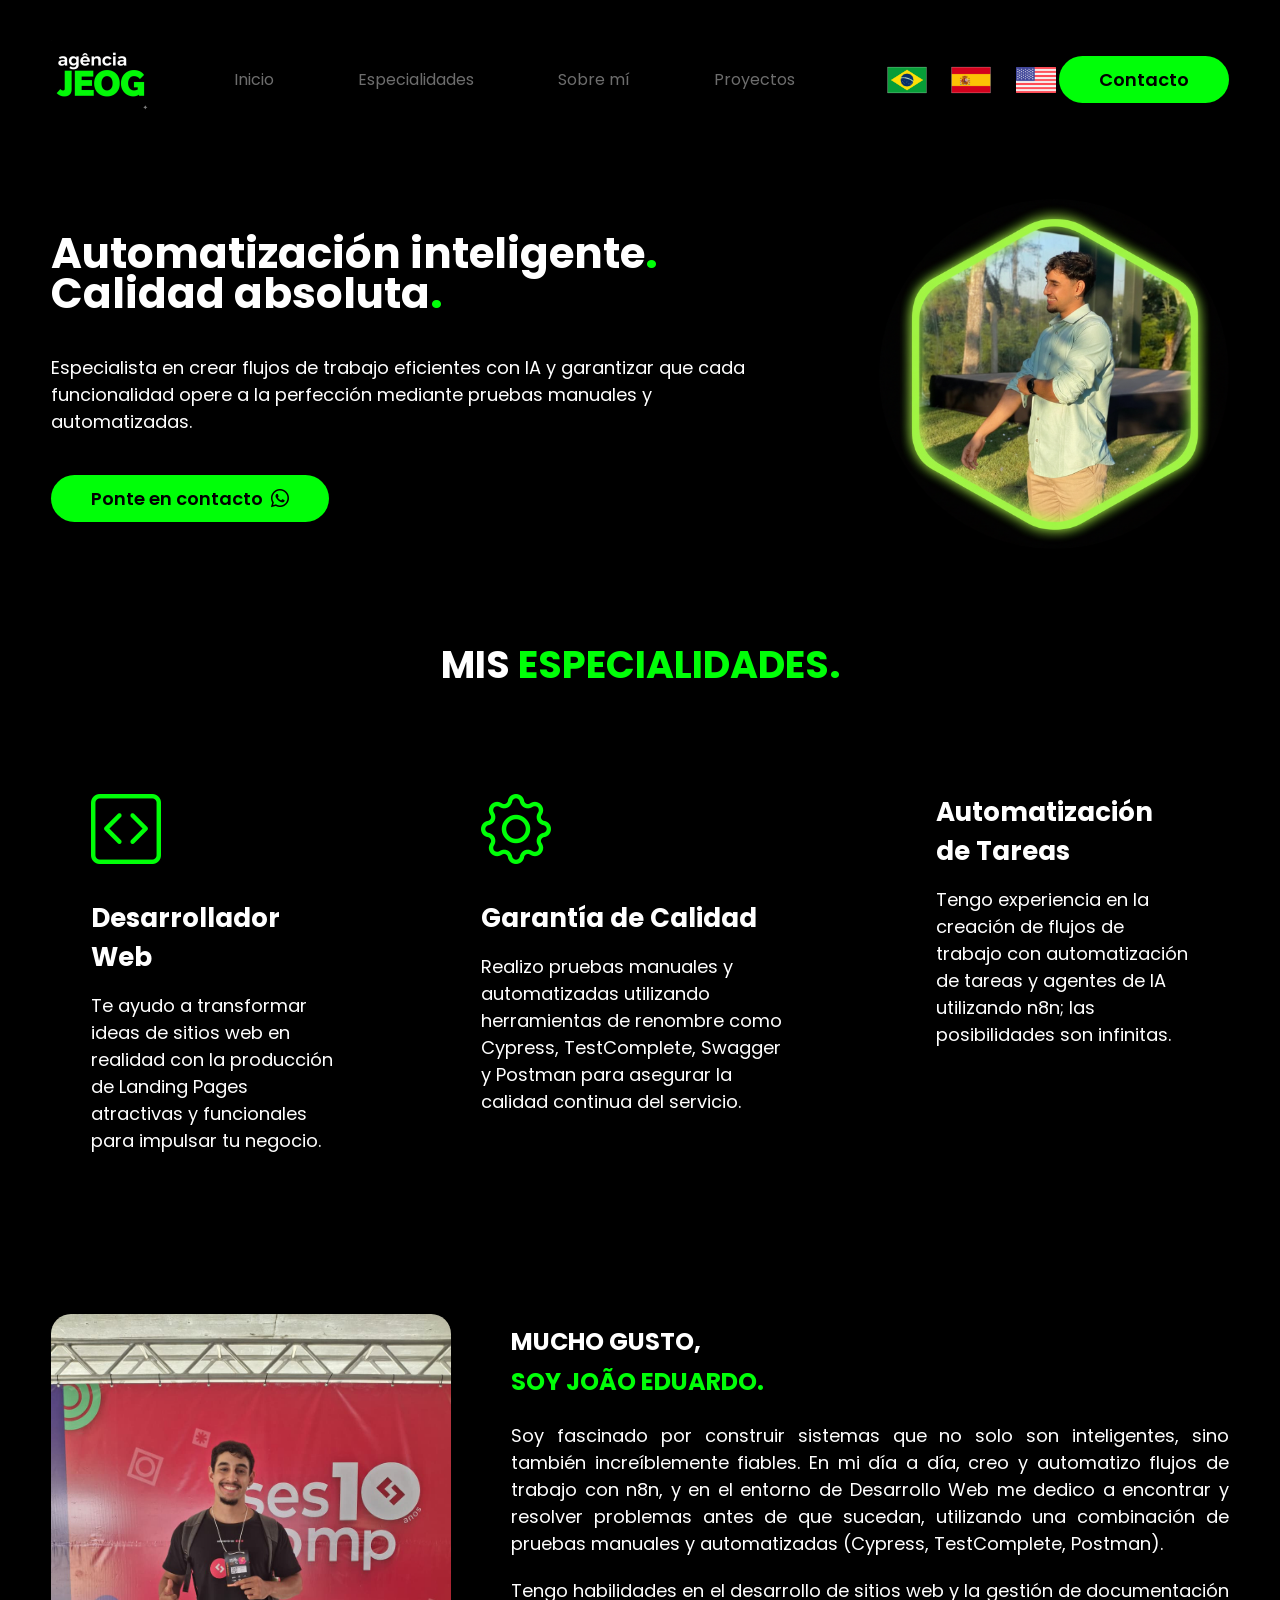
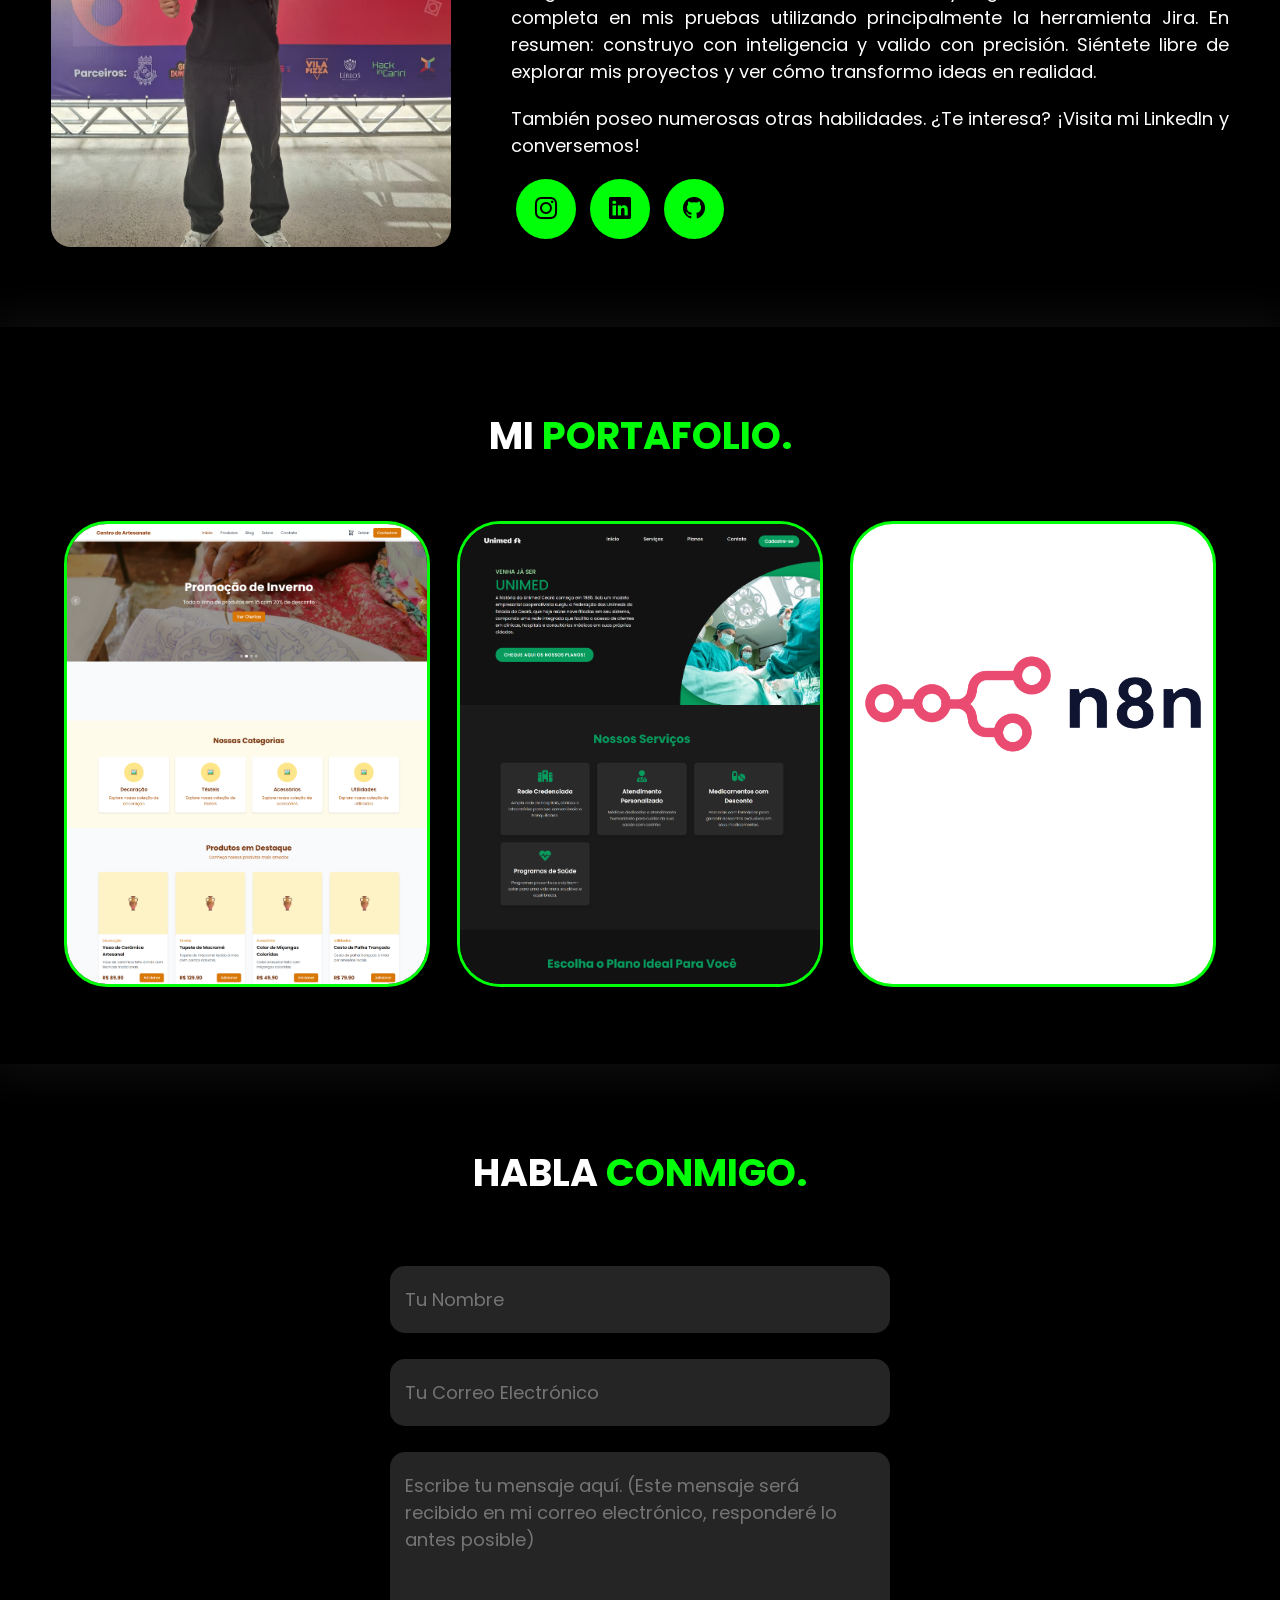
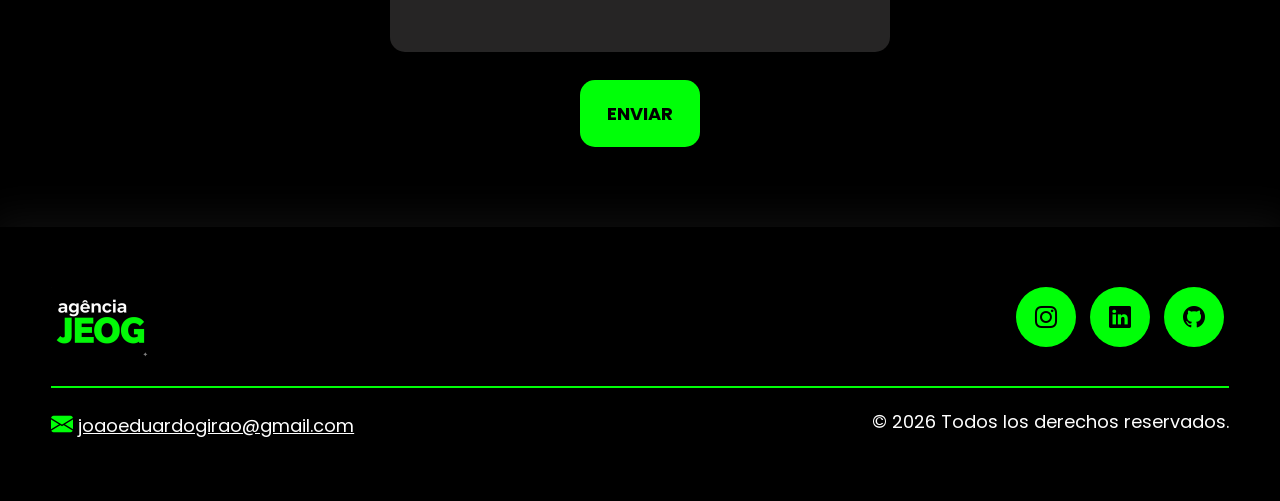
<file: spanish.html>
<!DOCTYPE html>
<html lang="es">

<head>
    <meta charset="UTF-8">
    <meta name="viewport" content="width=device-width, initial-scale=1.0">
    <link rel="preconnect" href="https://fonts.googleapis.com">
    <link rel="preconnect" href="https://fonts.gstatic.com" crossorigin>
    <link
        href="https://fonts.googleapis.com/css2?family=Poppins:ital,wght@0,100;0,200;0,300;0,400;0,500;0,600;0,700;0,800;0,900;1,100;1,200;1,300;1,400;1,500;1,600;1,700;1,800;1,900&display=swap"
        rel="stylesheet">
    <link rel="stylesheet" href="https://cdn.jsdelivr.net/npm/bootstrap-icons@1.13.1/font/bootstrap-icons.min.css">
    <link rel="stylesheet" href="style.css">

    <script src="menu.js" defer></script>

    <title>Portafolio</title>
</head>

<link rel="icon" href="images/code-square.svg" type="image/svg+xml">

<body>

    <header>
        <div class="interface">
            <div class="logo">
                <a href="#">
                    <img src="images/logo_JEOG.png" alt="Logo Teste">
                </a>
            </div><!--logo-->
            <nav class="menu-desktop">
                <ul>
                    <li><a href="#inicio">Inicio</a></li>
                    <li><a href="#especialidades">Especialidades</a></li>
                    <li><a href="#sobre">Sobre mí</a></li>
                    <li><a href="#projetos">Proyectos</a></li>
                </ul>
            </nav><!--menu-desktop-->

            <div class="btn-language">
                <div class="flex">
                    <a href="index.html"><img src="/images/flag-brazil.png" alt="Bandera de Brasil"></a>
                    <a href="spanish.html"><img src="/images/flag-spain.png" alt="Bandera de España"></a>
                    <a href="english.html"><img src="/images/flag-united-states.png"
                            alt="Bandera de Estados Unidos"></a>
                </div><!--flex-->
            </div><!--btn-language-->
            <div class="btn-contato">
                <a href="https://wa.me/5588993519649?text=Hola,%20me%20gustaría%20saber%20más%20sobre%20tus%20servicios."
                    target="_blank">
                    <button>Contacto</button>
                </a>
            </div><!--btn-contato-->
            <div class="btn-abrir-menu" id="btn-menu">
                <i class="bi bi-list"></i>
            </div><!--btn-abrir-menu-->

            <div class="menu-mobile" id="menu-mobile">
                <div class="btn-fechar">
                    <i class="bi bi-x-lg"></i>
                </div><!--menu-mobile-->

                <nav class="">
                    <ul>
                        <li><a href="#inicio">Inicio</a></li>
                        <li><a href="#especialidades">Especialidades</a></li>
                        <li><a href="#sobre">Sobre mí</a></li>
                        <li><a href="#projetos">Proyectos</a></li>
                        <li><a href="https://wa.me/5588993519649?text=Hola,%20me%20gustaría%20saber%20más%20sobre%20tus%20servicios.">Contacto</a>
                        </li>
                    </ul>
                </nav><!--navbar-->

            </div>
            <div class="overlay-menu" id="overlay-menu"></div>
        </div>
    </header>

    <main>
        <section id="inicio" class="topo-do-site">
            <div class="interface">
                <div class="flex">
                    <div class="txt-topo-site">
                        <h1>Automatización inteligente<span>.</span> Calidad absoluta<span>.</span></h1>
                        <p>Especialista en crear flujos de trabajo eficientes con IA y garantizar que cada funcionalidad
                            opere a la perfección mediante pruebas manuales y automatizadas.</p>

                        <div class="btn-contato">
                            <a href="https://wa.me/5588993519649?text=Hola,%20me%20gustaría%20saber%20más%20sobre%20tus%20servicios."
                                target="_blank">
                                <button>Ponte en contacto <i class="bi bi-whatsapp"></i></button>

                            </a>
                        </div><!--btn-contato-->
                    </div><!--txt-topo-site-->

                    <div class="img-topo-site">
                        <img src="images/foto_editada.png" alt="">
                    </div>
                </div><!--flex-->
            </div><!--interface-->
        </section>
        <section id="especialidades" class="especialidades">
            <div class="interface">
                <h2 class="titulo">MIS <span>ESPECIALIDADES.</span></h2>
                <div class="flex">
                    <div class="especialidades-box">
                        <i class="bi bi-code-square"></i>
                        <h3>Desarrollador Web</h3>
                        <p>Te ayudo a transformar ideas de sitios web en realidad con la producción de Landing Pages
                            atractivas y funcionales para impulsar tu negocio.</p>
                    </div>
                    <div class="especialidades-box">
                        <i class="bi bi-gear"></i>
                        <h3>Garantía de Calidad</h3>
                        <p>Realizo pruebas manuales y automatizadas utilizando herramientas de renombre como Cypress,
                            TestComplete, Swagger y Postman para asegurar la calidad continua del servicio.</p>
                    </div>
                    <div class="especialidades-box">
                        <i class="bi bi-openai"></i>
                        <h3>Automatización de Tareas</h3>
                        <p>Tengo experiencia en la creación de flujos de trabajo con automatización de tareas y agentes
                            de IA utilizando n8n; las posibilidades son infinitas.</p>
                    </div>
                </div><!--flex-->
            </div><!--interface-->
        </section><!--especialidades-->
        <section id="sobre" class="sobre">
            <div class="interface">
                <div class="flex">
                    <div class="img-sobre">
                        <img src="images/minhafotosescomp.jpg" alt="">
                    </div>
                    <div class="txt-sobre">
                        <h2>MUCHO GUSTO, <span>SOY JOÃO EDUARDO.</span></h2>
                        <p>Soy fascinado por construir sistemas que no solo son inteligentes, sino también
                            increíblemente fiables.

                            En mi día a día, creo y automatizo flujos de trabajo con n8n, y en el entorno de Desarrollo
                            Web me dedico a encontrar y resolver problemas antes de que sucedan, utilizando una
                            combinación de pruebas manuales y automatizadas (Cypress, TestComplete, Postman).</p>
                        <p> Tengo habilidades en el desarrollo de sitios web y la gestión de documentación completa en
                            mis pruebas utilizando principalmente la herramienta Jira. En resumen: construyo con
                            inteligencia y valido con precisión. Siéntete libre de explorar mis proyectos y ver cómo
                            transformo ideas en realidad.</p>
                        <p>También poseo numerosas otras habilidades. ¿Te interesa? ¡Visita mi LinkedIn y conversemos!
                        </p>
                        <div class="btn-social">
                            <a href="https://www.instagram.com/joaoedugirao16" target="_blank"><button><i
                                        class="bi bi-instagram"></i></button></a>
                            <a href="https://www.linkedin.com/in/joaoedugirao" target="_blank"><button><i
                                        class="bi bi-linkedin"></i></button></a>
                            <a href="https://github.com/joaoedu2005" target="_blank"><button><i
                                        class="bi bi-github"></i></button></a>
                        </div>
                    </div><!--txt-sobre-->
                </div><!--flex-->
            </div><!--interface-->
        </section><!--section-sobre-->
        <section id="projetos" class="portfolio">
            <div class="interface">
                <h2 class="titulo">MI <span>PORTAFOLIO.</span></h2>
                <div class="flex">
                    <div class="img-port"
                        style="background-image: url(images/Site_Centro_Artesanato_Tela_Inteira1.png);">
                        <div class="overlay">Proyecto 1</div>
                    </div>
                    <div class="img-port" style="background-image: url(images/Unimed_LandingPage_Tela_Inteira1.png);">
                        <div class="overlay">Proyecto 2</div>
                    </div>
                    <div class="img-port-n8n">
                        <div class="overlay-n8n">Proyecto 3</div>
                    </div>
                </div><!--flex-->
            </div><!--interface-->
        </section><!--section-projetos-->
        <section class="formulario">
            <div class="interface">
                <h2 class="titulo">HABLA <span>CONMIGO.</span></h2>

                <form action="https://formspree.io/f/mvgwwzgy" method="POST">
                    <label>
                        Tu nombre:
                        <input type="text" name="name" placeholder="Tu Nombre" required>
                    </label><label>
                        Tu correo electrónico:
                        <input type="email" name="email" placeholder="Tu Correo Electrónico" required>
                    </label><label>
                        Tu mensaje:
                        <textarea name="message"
                            placeholder="Escribe tu mensaje aquí. (Este mensaje será recibido en mi correo electrónico, responderé lo antes posible)"
                            required></textarea>
                    </label>
                    <div class="btn-enviar"><input type="submit" value="ENVIAR"></div>
                </form>
            </div><!--interface-->
        </section><!--section-formulario-->
    </main>

    <footer>
        <div class="interface">
            <div class="line-footer">
                <div class="flex">
                    <div class="logo-footer">
                        <img src="images/logo_JEOG.png" alt="">
                    </div>
                    <div class="btn-social">
                        <a href="https://www.instagram.com/joaoedugirao16" target="_blank"><button><i
                                    class="bi bi-instagram"></i></button></a>
                        <a href="https://www.linkedin.com/in/joaoedugirao" target="_blank"><button><i
                                    class="bi bi-linkedin"></i></button></a>
                        <a href="https://github.com/joaoedu2005" target="_blank"><button><i
                                    class="bi bi-github"></i></button></a>
                    </div>
                </div><!--flex-->
            </div><!--line-footer-->
            <div class="line-footer borda">
                <div class="flex">
                    <p><i class="bi bi-envelope-fill"></i> <a
                            href="mailto:joaoeduardogirao@gmail.com">joaoeduardogirao@gmail.com</a></p>
                    <p>&copy; <span id="current-year"></span> Todos los derechos reservados.</p>
                </div><!--flex-->
            </div><!--line-footer-->
        </div><!--intarface-->
    </footer><!--footer-->

    <script>
        document.getElementById('current-year').textContent = new Date().getFullYear();
    </script>
</body>

</html>
</file>
<file: style.css>
/* Alinhar bandeiras em linha no header */
.btn-language .flex {
    display: flex;
    flex-direction: row;
    gap: 8px;
    align-items: center;
}
/* ESTILO GERAL*/
* {
    margin: 0;
    padding: 0;
    box-sizing: border-box;
    font-family: 'Poppins', sans-serif;
}

body {
    background-color: black;
    height: 100vh;
    scroll-behavior: smooth;
}

.interface {
    max-width: 1280px;
    margin: 0 auto;
}

.flex {
    display: flex;
}


.btn-contato button {
    padding: 10px 40px;
    font-size: 18px;
    font-weight: 600;
    background-color: #00ff08;
    border: 0;
    border-radius: 30px;
    cursor: pointer;
    transition: .2s;
    display: flex;
    align-items: center;
    gap: 8px;
}

.btn-contato a {
    text-decoration: none;
}

h2.titulo {
    color: #fff;
    font-size: 38px;
    text-align: center;
}

h2.titulo span {
    color: #00ff08;
}

button:hover,
form .btn-enviar input:hover {
    box-shadow: 0px 0px 8px #00ff08;
    transform: scale(1.05);
}

p {
    font-size: 18px;
}


/* ESTILO DO CABEÇALHO */
header {
    padding: 40px 4%;
}

header>.interface {
    display: flex;
    align-items: center;
    justify-content: space-between;
}

header a {
    color: #6d6d6d;
    text-decoration: none;
    display: inline-block;
    transition: .2s;
}

header nav.menu-desktop a:hover {
    color: #fff;
    transform: scale(1.05);
}

header nav ul {
    list-style-type: none;
}

header nav.menu-desktop li {
    display: inline-block;
    padding: 0 40px;
}

header .flex img{
    display: flex;
    flex-direction: row;
    justify-content: center;
}

header .flex img{
    max-width: 40px;
}

.btn-language img{
    width: 40px;
    margin-left: 0px;
}

.btn-language img:hover{
    transition: .2s;
    transform: scale(1.1);
    border: #00ff08;
}

.btn-language .flex a{
    padding: 0 6%;
    display: flex;
    flex-direction: row;
    align-items: center;
    gap: 30px;
}

/* ESTILO DO MENU MOBILE */

.btn-abrir-menu{
    display: none;
}

.btn-abrir-menu i{
    color: #00ff08;
    font-size: 40px;
}

.menu-mobile{
    background-color: #000;
    height: 100vh;
    position: fixed;
    top: 0;
    right: 0;
    z-index: 99999;
    width: 0%;
    overflow: hidden;
    transition: .5s;
}

.menu-mobile.abrir-menu{ /* classe criada no js */
    width: 70%;
}

.menu-mobile.abrir-menu ~ .overlay-menu{
    display: block;
}

.menu-mobile .btn-fechar{
    padding: 20px 5%;
}

.menu-mobile .btn-fechar i{
    color:#00ff08;
    font-size: 30px;
}

.menu-mobile nav ul{
    text-align: right;
}

.menu-mobile nav li a{
    color: #fff;
    font-size: 20px;
    font-weight: 300;
    padding: 20px 8%;
    display: block;
}

.menu-mobile nav li a:hover{
    background-color: #00ff08;
    color: #000;
}

.overlay-menu{
    background-color: #000000a7;
    width: 100%;
    height: 100%;
    position: fixed;
    top: 0;
    left: 0;
    z-index: 88888;
    display: none;
}


/* ESTILO DO TOPO DO SITE */
section.topo-do-site {
    padding: 40px 4%;
}

section.topo-do-site .flex {
    align-items: center;
    justify-content: center;
    gap: 90px;
}

.topo-do-site h1 {
    color: #fff;
    font-size: 42px;
    line-height: 40px;
}

.topo-do-site .txt-topo-site h1 span {
    color: #00ff08;
}

.topo-do-site .txt-topo-site p {
    color: #fff;
    margin: 40px 0;
}

.topo-do-site .img-topo-site img {
    position: relative;
    animation: flutuar 2s ease-in-out infinite alternate;
    border-radius: 50%;
    width: 350px;
}


@keyframes flutuar {
    0% {
        top: 0;
    }

    100% {
        top: 30px;
    }
}

/* ESTILO DO BLOCO ESPECIALIDADES */
section.especialidades {
    padding: 40px 4%;
}

section.especialidades .flex {
    gap: 60px;
}

.especialidades .especialidades-box {
    color: #fff;
    padding: 40px;
    border-radius: 20px;
    margin-top: 45px;
    transition: .2s;
}

.especialidades .especialidades-box:hover {
    transform: scale(1.05);
    box-shadow: 0 0 8px #ffffff69;
}

.especialidades .especialidades-box i {
    font-size: 70px;
    color: #00ff08;
}

.especialidades .especialidades-box h3 {
    font-size: 26px;
    margin: 15px 0;
}

/* ESTILO DO SOBRE */
section.sobre {
    padding: 80px 4%;
}

section.sobre .flex {
    align-items: center;
    gap: 60px;
}


.sobre .img-sobre img {
    width: 400px;
    height: auto;
    display: block;
    border-radius: 20px;
}

.sobre .txt-sobre {
    color: #fff;
}

.sobre .txt-sobre h2 {
    font-size: 40;
    line-height: 40px;
    margin-bottom: 20px;
}

.sobre .txt-sobre h2 span {
    color: #00ff08;
    display: block;
}

.sobre .txt-sobre p {
    margin: 20px 0;
    text-align: justify;
}

.btn-social button {
    width: 60px;
    height: 60px;
    border-radius: 50%;
    border: none;
    background-color: #00ff08;
    font-size: 22px;
    cursor: pointer;
    margin: 0 5px;
    transition: .2s;
}

/* ESTILO DO PORTFÓLIO */
section.portfolio {
    padding: 80px 4%;
    box-shadow: 0 0 40px 10px #ffffff0f;
}

section.portfolio .flex {
    justify-content: space-around;
    margin-top: 60px;
}

.img-port {
    width: 360px;
    height: 460px;
    background-size: cover;
    background-position: 100% 0%;
    transition: 8s;
    cursor: pointer;
    border-radius: 40px;
    position: relative;
    box-shadow: 0 0 0 3px #00ff08;
}


.img-port:hover {
    background-position: 100% 100%;
}

.overlay {
    position: absolute;
    top: 0;
    left: 0;
    width: 100%;
    height: 100%;
    background-color: #000000b9;
    border-radius: 40px;
    display: flex;
    align-items: center;
    justify-content: center;
    font-size: 24px;
    font-weight: 600;
    color: #fff;
    opacity: 0;
    transition: .5s;
}

.img-port-n8n {
    background-image: url('images/n8n-logo-hd.png');
    width: 360px;
    height: 460px;
    background-size: contain;
    background-color: #fff;
    cursor: pointer;
    border-radius: 40px;
    box-shadow: 0 0 0 3px #00ff08;
    position: relative;
}


.overlay-n8n {
    background-color: #000000c2;
    background-image: url('images/n8n_image_1.png');
    background-size: contain;
    position: absolute;
    top: 0;
    left: 0;
    width: 100%;
    height: 100%;
    border-radius: 40px;
    display: flex;
    align-items: center;
    justify-content: center;
    font-size: 24px;
    font-weight: 600;
    color: #fff;
    opacity: 0;
    transition: 1s;
}

.overlay-n8n:hover {
    opacity: 1;
}

.overlay:hover {
    opacity: 1;
}

/* ESTILO DO FORMULARIO DE CONTATO */
section.formulario {
    padding: 80px 4%;
}

form {
    max-width: 500px;
    margin: 0 auto;
    margin-top: 40px;
    display: flex;
    justify-content: center;
    flex-direction: column;
    gap: 1px;
}

form input,
form textarea {
    width: 100%;
    background-color: #262525;
    border: 0;
    outline: 0;
    padding: 20px 15px;
    border-radius: 15px;
    color: #fff;
    font-size: 18px;
}

form textarea {
    resize: none;
    max-height: 200px;
    height: 200px;
}

form .btn-enviar {
    margin-top: 20px;
    text-align: center;
}

form .btn-enviar input {
    width: 120px;
    background-color: #00ff08;
    color: #000;
    font-weight: 700;
    cursor: pointer;
    transition: .2s;
}

/* ESTILO DO RODAPÉ */

footer {
    padding: 40px 4%;
    box-shadow: 0 0 40px 10px #ffffff0f;
}

footer .flex {
    justify-content: space-between;
}

footer .line-footer {
    padding: 20px 0;
}

.borda {
    border-top: 2px solid #00ff08;
}

footer .line-footer p i {
    color: #00ff08;
    font-size: 22px;
}

footer .line-footer p a {
    color: #fff;
}

footer .line-footer p {
    color: #fff;
}

footer .line-footer .borda .flex {
    justify-content: space-between;
}

@media screen and (max-width: 1020px) {

    /* CLASSES GERAIS */
    .btn-abrir-menu{
        display: block;
    }

    .flex {
        flex-direction: column;
    }

    .topo-do-site .flex {
        flex-direction: column-reverse;
    }

    h2.titulo {
    font-size: 34px;
    line-height: 30px;
    }

    /* CABEÇALHO */
    .menu-desktop,
    .btn-contato {
        display: none;
    }

    /* TOPO DO SITE */
    section.topo-do-site .flex {
        gap: 40px;
    }

    section.topo-do-site {
        padding: 20px 8%;
    }

    .topo-do-site h1 {
        font-size: 30px;
    }

    .topo-do-site .img-topo-site img {
        width: 100%;
    }

    /* ESTILO DO BLOCO ESPECIALIDADES */
    section.especialidades {
        padding: 40px 8%;
    }

    /* ESTILO DO SOBRE */
    section.sobre {
    padding: 80px 8%;
    }

    .sobre .img-sobre img {
    width: 100%;
    }

    .sobre .txt-sobre h2 {
    font-size: 34px;
    line-height: 35px;
    text-align: center;
    }

    .sobre .txt-sobre p {
    font-size: 15px;
    }

    .btn-social {
    text-align: center;
    }
    /* ESTILO DO PORTFÓLIO */
    section.portfolio {
        padding: 80px 8%;
    }

    .img-port {
    width: 100%;
    max-width: 360px;
    margin: 0 auto;
    }
    
    .img-port-n8n {
    width: 100%;
    max-width: 360px;
    margin: 0 auto;
    }

    section.portfolio .flex {
    gap: 60px;
    }

    /* ESTILO DO RODAPÉ */
    footer .flex{
        flex-direction: column;
        gap: 30px;
    }

    footer .line-footer{
        text-align: center;
    }
}
</file>
